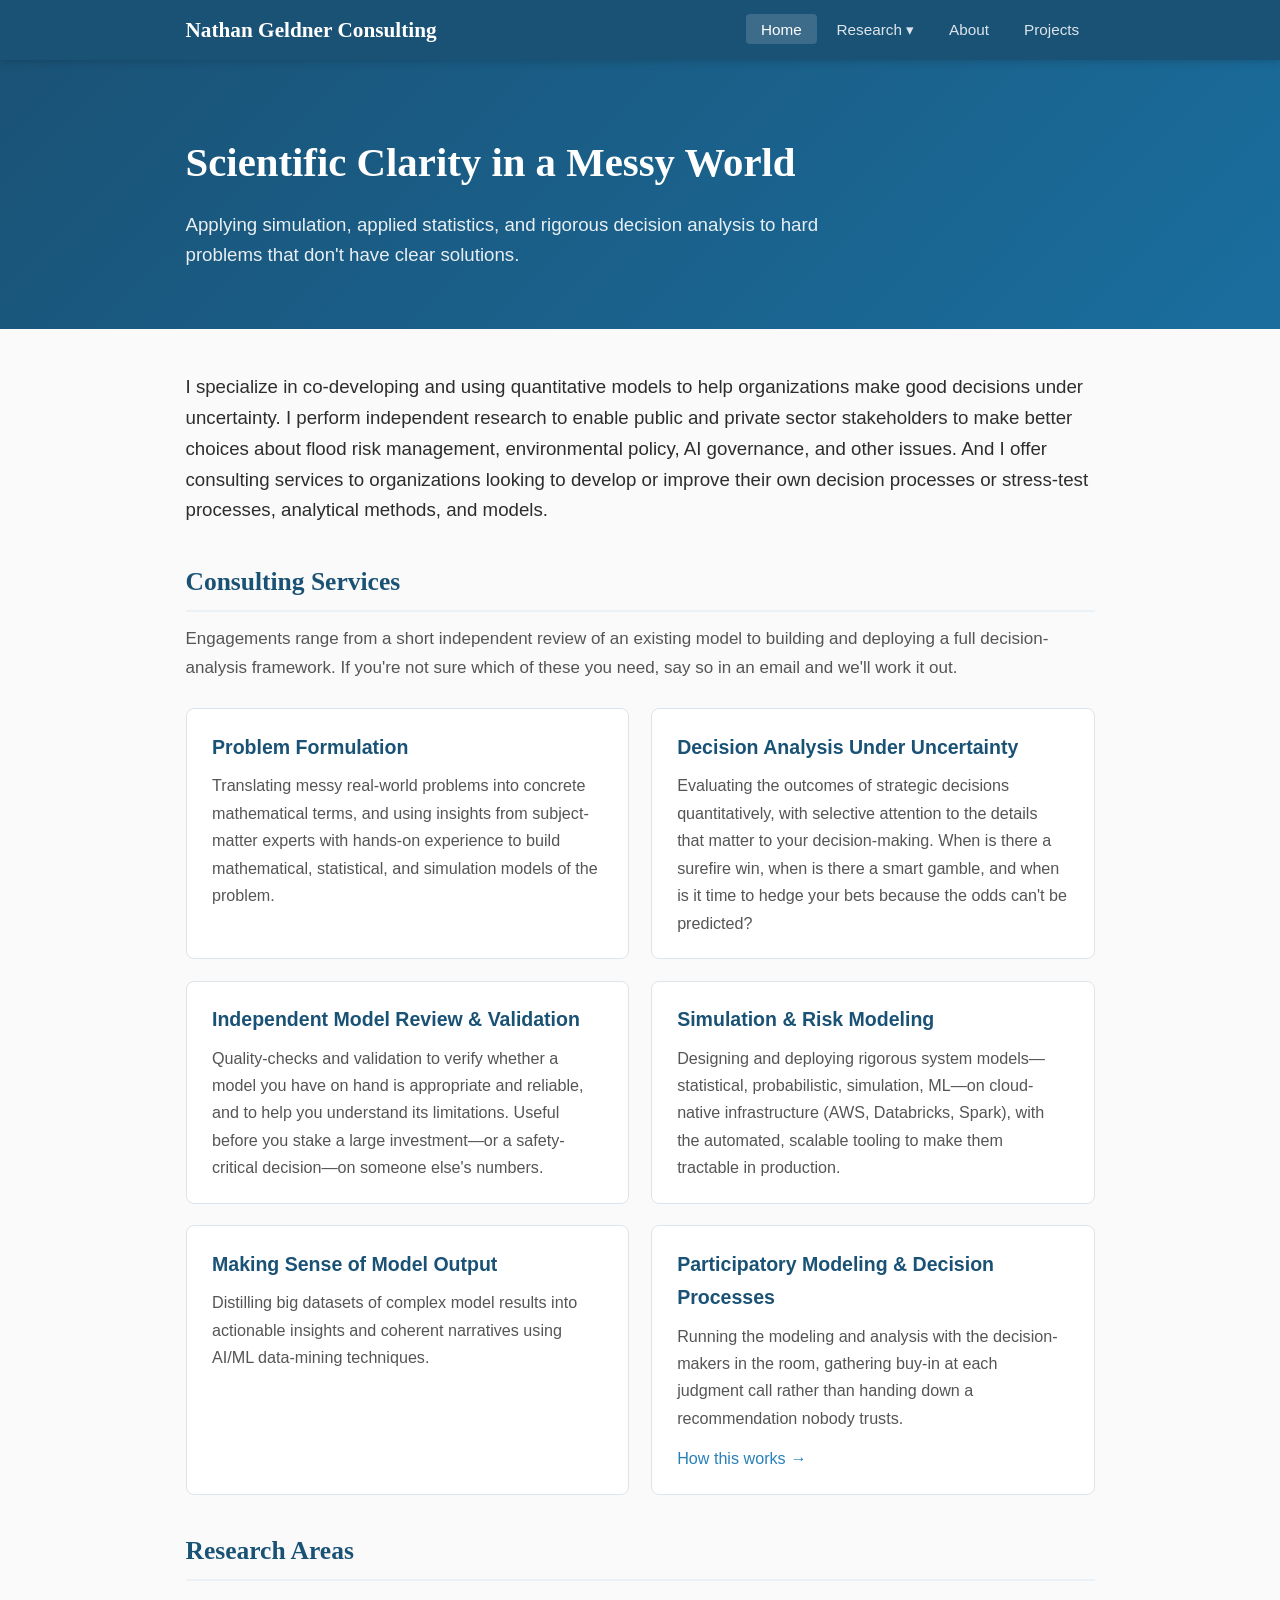
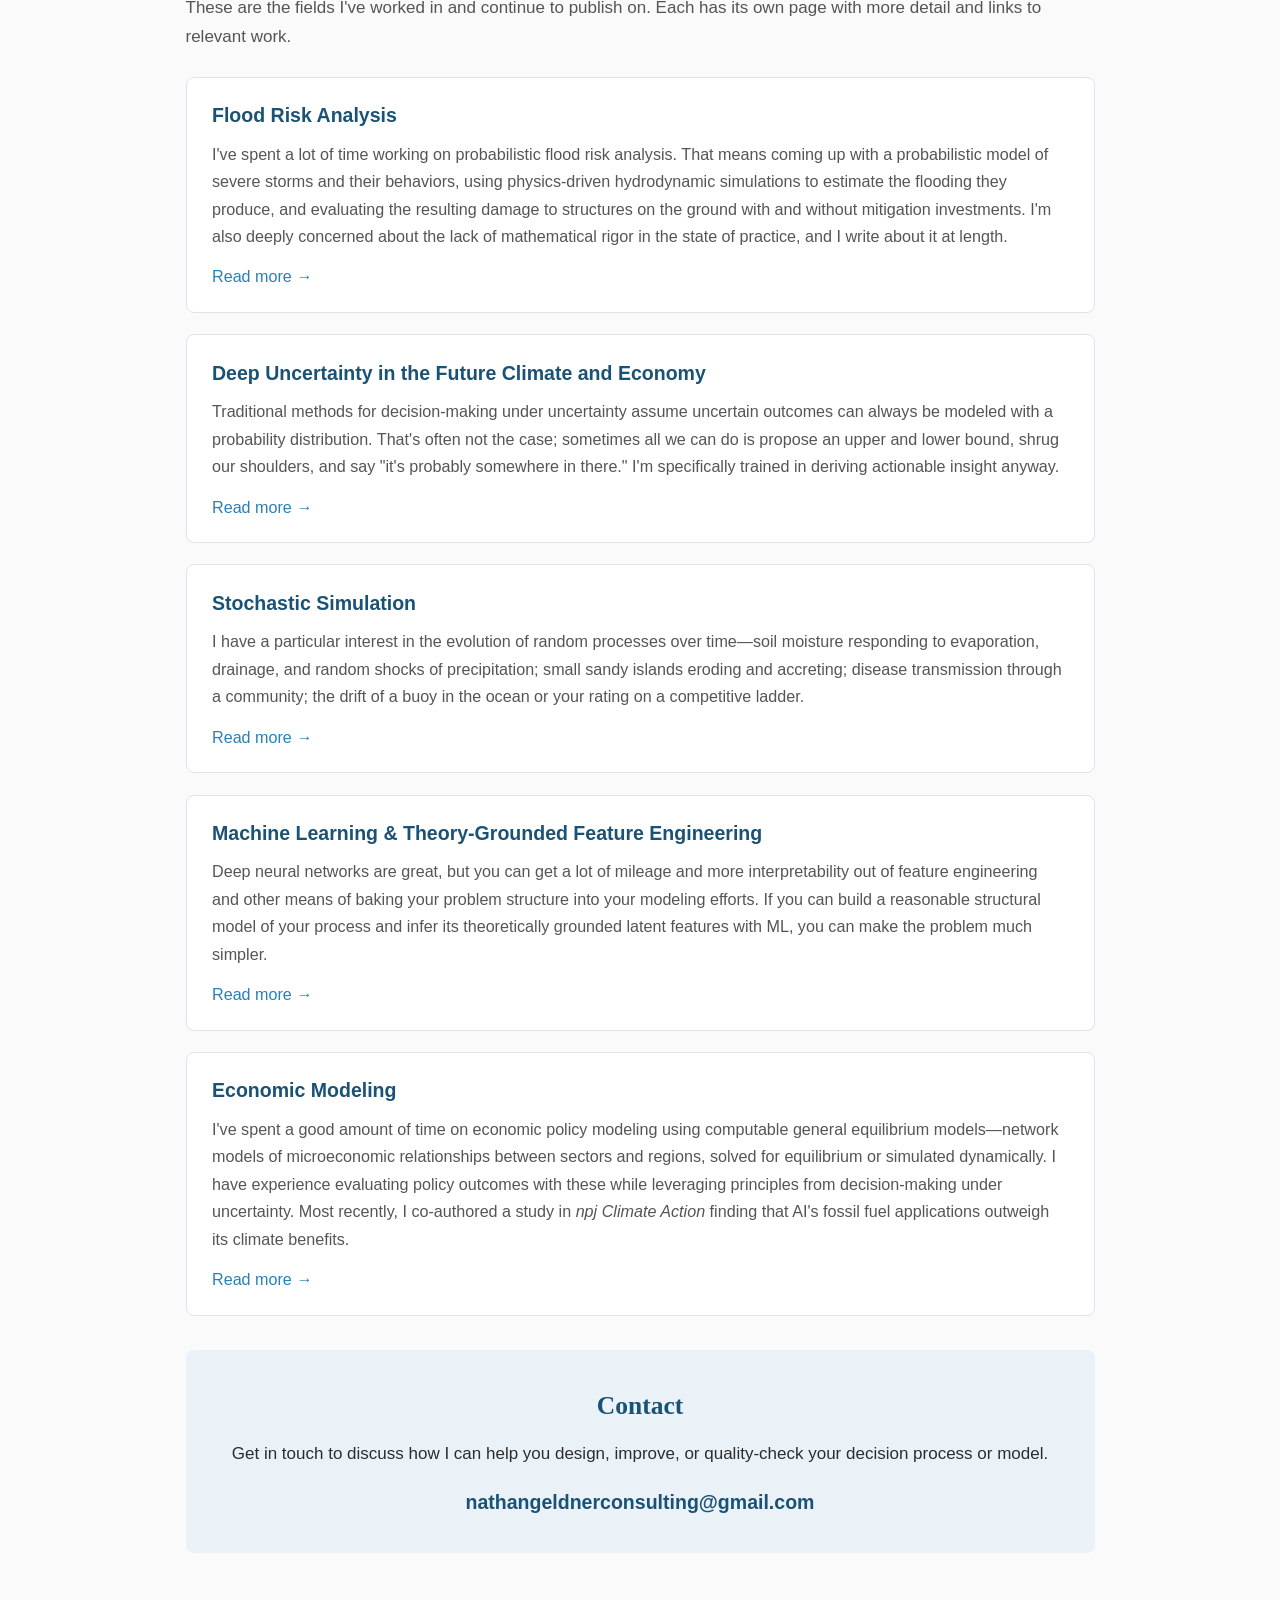
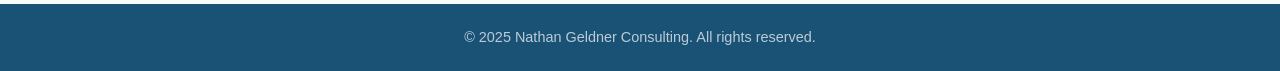
<file: index.html>
<!DOCTYPE html>
<html lang="en">
<head>
    <meta charset="UTF-8">
    <meta name="viewport" content="width=device-width, initial-scale=1.0">
    <title>Nathan Geldner - Independent Consulting</title>
    <link rel="stylesheet" href="styles.css">
</head>
<body>
    <nav class="navbar">
        <div class="nav-container">
            <div class="nav-name">
                <a href="index.html">Nathan Geldner Consulting</a>
            </div>
            <ul class="nav-menu">
                <li><a href="index.html" class="active">Home</a></li>
                <li class="dropdown">
                    <a href="#" class="dropdown-toggle">Research ▾</a>
                    <ul class="dropdown-menu">
                        <li><a href="flood-risk.html">Flood Risk Analysis</a></li>
                        <li><a href="deep-uncertainty.html">Deep Uncertainty</a></li>
                        <li><a href="stochastic-simulation.html">Stochastic Simulation</a></li>
                        <li><a href="economic-modeling.html">Economic Modeling</a></li>
                        <li><a href="machine-learning.html">Machine Learning &amp; Feature Engineering</a></li>
                        <li><a href="participatory-modeling.html">Participatory Modeling</a></li>
                    </ul>
                </li>
                <li><a href="about.html">About</a></li>
                <li><a href="projects.html">Projects</a></li>
            </ul>
        </div>
    </nav>

    <section class="hero">
        <div class="container">
            <h1>Scientific Clarity in a Messy World</h1>
            <p class="tagline">Applying simulation, applied statistics, and rigorous decision analysis to hard problems that don't have clear solutions.</p>
        </div>
    </section>

    <main>
        <section class="content">
            <div class="container">

                 <p class="lead"> I specialize in co-developing and using quantitative models to help organizations make good decisions under uncertainty. I perform independent research to enable public and private sector stakeholders to make better choices about flood risk management, environmental policy, AI governance, and other issues. And I offer consulting services to organizations looking to develop or improve their own decision processes or stress-test processes, analytical methods, and models.</p>

                <h2 id="services">Consulting Services</h2>
                <p>Engagements range from a short independent review of an existing model to building and deploying a full decision-analysis framework. If you're not sure which of these you need, say so in an email and we'll work it out.</p>

                <div class="specialties-grid cols-2">
                    <div class="specialty-card">
                        <h3>Problem Formulation</h3>
                        <p>Translating messy real-world problems into concrete mathematical terms, and using insights from subject-matter experts with hands-on experience to build mathematical, statistical, and simulation models of the problem.</p>
                    </div>
                    <div class="specialty-card">
                        <h3>Decision Analysis Under Uncertainty</h3>
                        <p>Evaluating the outcomes of strategic decisions quantitatively, with selective attention to the details that matter to your decision-making. When is there a surefire win, when is there a smart gamble, and when is it time to hedge your bets because the odds can't be predicted?</p>
                    </div>
                    <div class="specialty-card">
                        <h3>Independent Model Review &amp; Validation</h3>
                        <p>Quality-checks and validation to verify whether a model you have on hand is appropriate and reliable, and to help you understand its limitations. Useful before you stake a large investment&mdash;or a safety-critical decision&mdash;on someone else's numbers.</p>
                    </div>
                    <div class="specialty-card">
                        <h3>Simulation &amp; Risk Modeling</h3>
                        <p>Designing and deploying rigorous system models&mdash;statistical, probabilistic, simulation, ML&mdash;on cloud-native infrastructure (AWS, Databricks, Spark), with the automated, scalable tooling to make them tractable in production.</p>
                    </div>
                    <div class="specialty-card">
                        <h3>Making Sense of Model Output</h3>
                        <p>Distilling big datasets of complex model results into actionable insights and coherent narratives using AI/ML data-mining techniques.</p>
                    </div>
                    <div class="specialty-card">
                        <h3><a href="participatory-modeling.html">Participatory Modeling &amp; Decision Processes</a></h3>
                        <p>Running the modeling and analysis with the decision-makers in the room, gathering buy-in at each judgment call rather than handing down a recommendation nobody trusts.</p>
                        <p class="card-link"><a href="participatory-modeling.html">How this works &rarr;</a></p>
                    </div>
                </div>

                <h2 id="research">Research Areas</h2>
                <p>These are the fields I've worked in and continue to publish on. Each has its own page with more detail and links to relevant work.</p>

                <div class="specialties-grid">
                    <div class="specialty-card">
                        <h3><a href="flood-risk.html">Flood Risk Analysis</a></h3>
                        <p>I've spent a lot of time working on probabilistic flood risk analysis. That means coming up with a probabilistic model of severe storms and their behaviors, using physics-driven hydrodynamic simulations to estimate the flooding they produce, and evaluating the resulting damage to structures on the ground with and without mitigation investments. I'm also deeply concerned about the lack of mathematical rigor in the state of practice, and I write about it at length.</p>
                        <p class="card-link"><a href="flood-risk.html">Read more &rarr;</a></p>
                    </div>
                    <div class="specialty-card">
                        <h3><a href="deep-uncertainty.html">Deep Uncertainty in the Future Climate and Economy</a></h3>
                        <p>Traditional methods for decision-making under uncertainty assume uncertain outcomes can always be modeled with a probability distribution. That's often not the case; sometimes all we can do is propose an upper and lower bound, shrug our shoulders, and say "it's probably somewhere in there." I'm specifically trained in deriving actionable insight anyway.</p>
                        <p class="card-link"><a href="deep-uncertainty.html">Read more &rarr;</a></p>
                    </div>
                    <div class="specialty-card">
                        <h3><a href="stochastic-simulation.html">Stochastic Simulation</a></h3>
                        <p>I have a particular interest in the evolution of random processes over time&mdash;soil moisture responding to evaporation, drainage, and random shocks of precipitation; small sandy islands eroding and accreting; disease transmission through a community; the drift of a buoy in the ocean or your rating on a competitive ladder.</p>
                        <p class="card-link"><a href="stochastic-simulation.html">Read more &rarr;</a></p>
                    </div>
                    <div class="specialty-card">
                        <h3><a href="machine-learning.html">Machine Learning &amp; Theory-Grounded Feature Engineering</a></h3>
                        <p>Deep neural networks are great, but you can get a lot of mileage and more interpretability out of feature engineering and other means of baking your problem structure into your modeling efforts. If you can build a reasonable structural model of your process and infer its theoretically grounded latent features with ML, you can make the problem much simpler.</p>
                        <p class="card-link"><a href="machine-learning.html">Read more &rarr;</a></p>
                    </div>
                    <div class="specialty-card">
                        <h3><a href="economic-modeling.html">Economic Modeling</a></h3>
                        <p>I've spent a good amount of time on economic policy modeling using computable general equilibrium models&mdash;network models of microeconomic relationships between sectors and regions, solved for equilibrium or simulated dynamically. I have experience evaluating policy outcomes with these while leveraging principles from decision-making under uncertainty. Most recently, I co-authored a study in <em>npj Climate Action</em> finding that AI's fossil fuel applications outweigh its climate benefits.</p>
                        <p class="card-link"><a href="economic-modeling.html">Read more &rarr;</a></p>
                    </div>
                </div>

                <div class="contact-section">
                    <h2 style="border: none; margin-top: 0; padding: 0;">Contact</h2>
                    <p>Get in touch to discuss how I can help you design, improve, or quality-check your decision process or model.</p>
                    <p><a href="mailto:nathangeldnerconsulting@gmail.com" class="contact-email">nathangeldnerconsulting@gmail.com</a></p>
                </div>
            </div>
        </section>
    </main>

    <footer>
        <div class="container">
            <p>&copy; 2025 Nathan Geldner Consulting. All rights reserved.</p>
        </div>
    </footer>
</body>
</html>
</file>
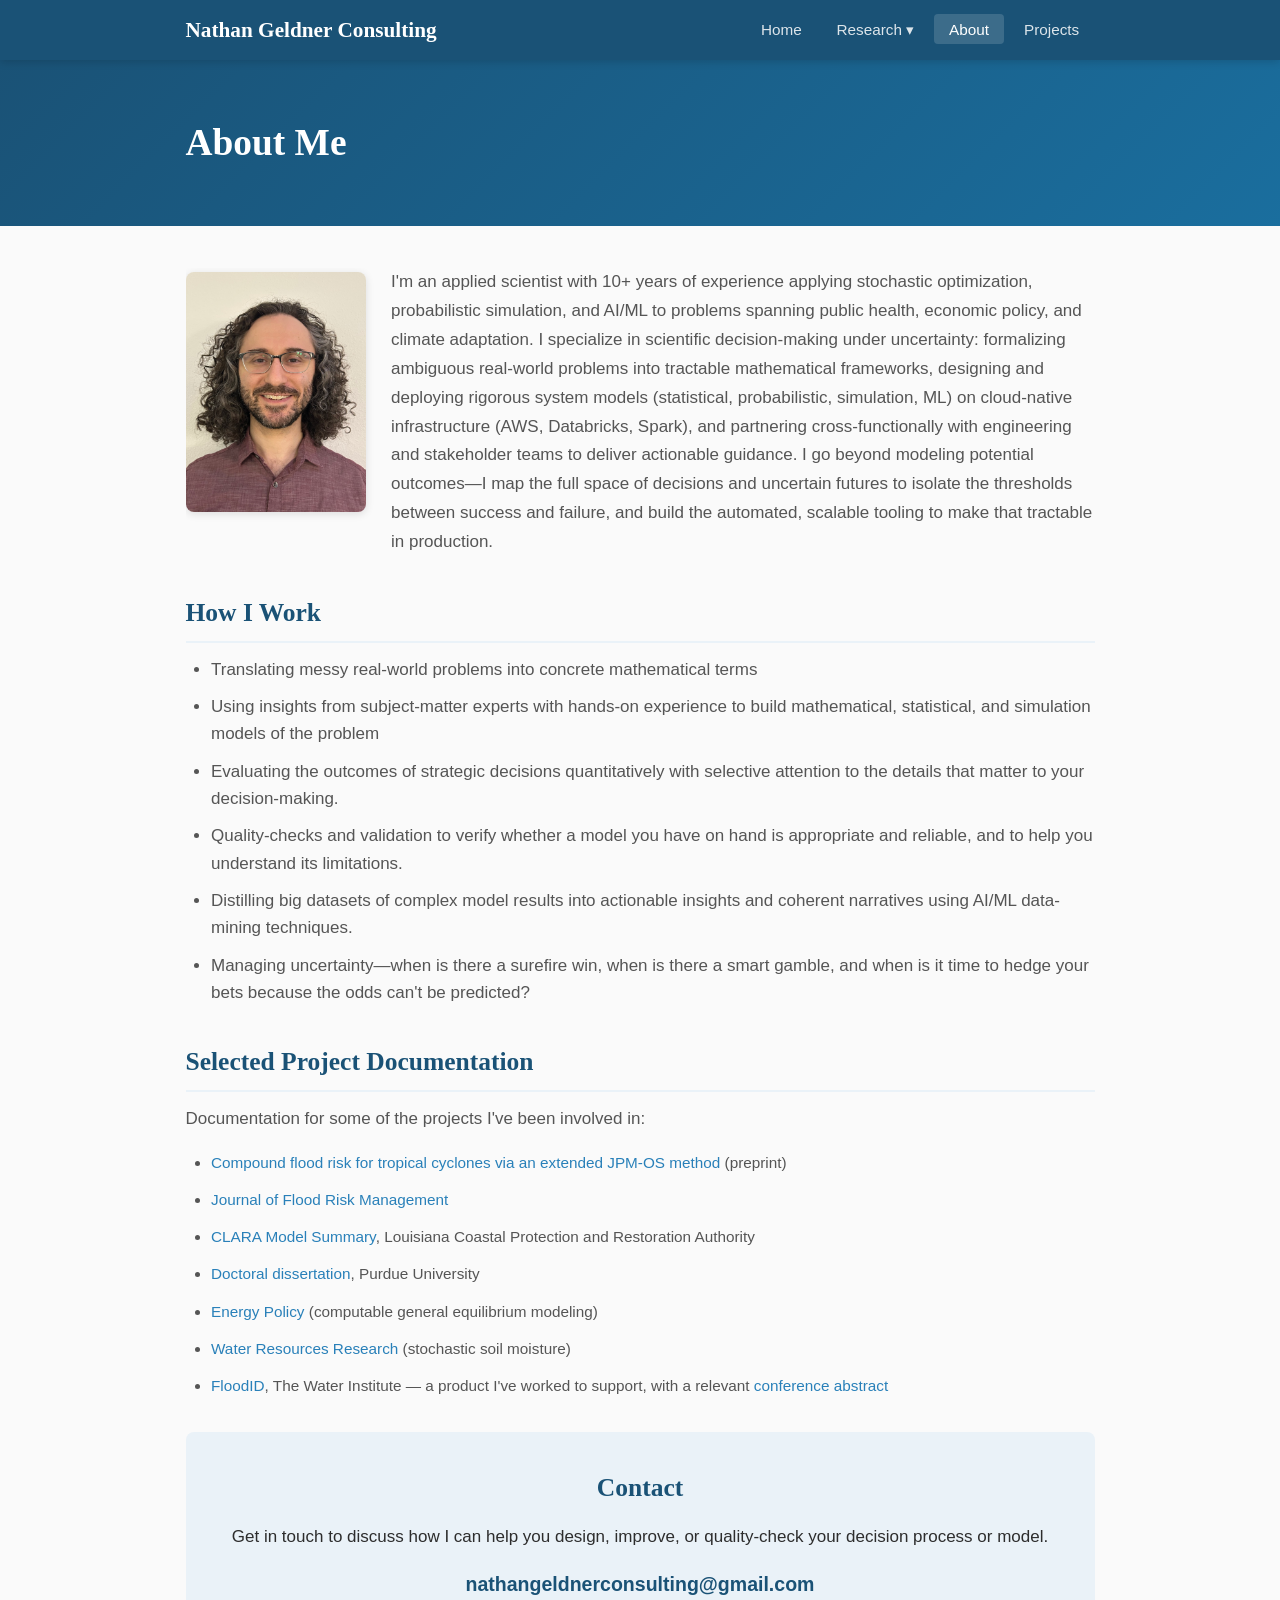
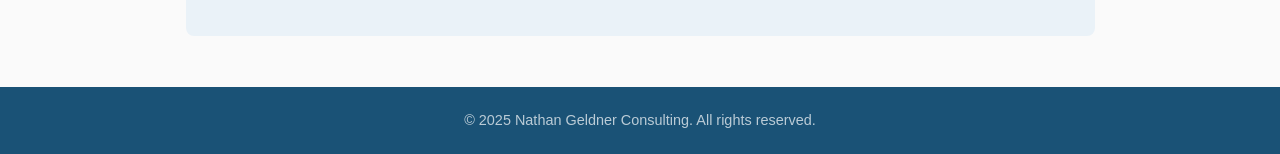
<file: about.html>
<!DOCTYPE html>
<html lang="en">
<head>
    <meta charset="UTF-8">
    <meta name="viewport" content="width=device-width, initial-scale=1.0">
    <title>About - Nathan Geldner</title>
    <link rel="stylesheet" href="styles.css">
</head>
<body>
    <nav class="navbar">
        <div class="nav-container">
            <div class="nav-name">
                <a href="index.html">Nathan Geldner Consulting</a>
            </div>
            <ul class="nav-menu">
                <li><a href="index.html">Home</a></li>
                <li class="dropdown">
                    <a href="#" class="dropdown-toggle">Research ▾</a>
                    <ul class="dropdown-menu">
                        <li><a href="flood-risk.html">Flood Risk Analysis</a></li>
                        <li><a href="deep-uncertainty.html">Deep Uncertainty</a></li>
                        <li><a href="stochastic-simulation.html">Stochastic Simulation</a></li>
                        <li><a href="economic-modeling.html">Economic Modeling</a></li>
                        <li><a href="machine-learning.html">Machine Learning &amp; Feature Engineering</a></li>
                        <li><a href="participatory-modeling.html">Participatory Modeling</a></li>
                    </ul>
                </li>
                <li><a href="about.html" class="active">About</a></li>
                <li><a href="projects.html">Projects</a></li>
            </ul>
        </div>
    </nav>

    <header class="page-header">
        <div class="container">
            <h1>About Me</h1>
        </div>
    </header>

    <main>
        <section class="content">
            <div class="container">

                <div class="about-me">
                    <img src="headshot.jpeg" alt="Nathan Geldner" class="headshot">
                    <p>I'm an applied scientist with 10+ years of experience applying stochastic optimization, probabilistic simulation, and AI/ML to problems spanning public health, economic policy, and climate adaptation. I specialize in scientific decision-making under uncertainty: formalizing ambiguous real-world problems into tractable mathematical frameworks, designing and deploying rigorous system models (statistical, probabilistic, simulation, ML) on cloud-native infrastructure (AWS, Databricks, Spark), and partnering cross-functionally with engineering and stakeholder teams to deliver actionable guidance. I go beyond modeling potential outcomes&mdash;I map the full space of decisions and uncertain futures to isolate the thresholds between success and failure, and build the automated, scalable tooling to make that tractable in production.</p>
                </div>

                <h2>How I Work</h2>
                <ul>
                    <li>Translating messy real-world problems into concrete mathematical terms</li>
                    <li>Using insights from subject-matter experts with hands-on experience to build mathematical, statistical, and simulation models of the problem</li>
                    <li>Evaluating the outcomes of strategic decisions quantitatively with selective attention to the details that matter to your decision-making.</li>
                    <li>Quality-checks and validation to verify whether a model you have on hand is appropriate and reliable, and to help you understand its limitations.</li>
                    <li>Distilling big datasets of complex model results into actionable insights and coherent narratives using AI/ML data-mining techniques.</li>
                    <li>Managing uncertainty&mdash;when is there a surefire win, when is there a smart gamble, and when is it time to hedge your bets because the odds can't be predicted?</li>
                </ul>

                <h2>Selected Project Documentation</h2>
                <p>Documentation for some of the projects I've been involved in:</p>
                <ul class="references-list">
                    <li><a href="https://arxiv.org/pdf/2511.03871">Compound flood risk for tropical cyclones via an extended JPM-OS method</a> (preprint)</li>
                    <li><a href="https://onlinelibrary.wiley.com/doi/pdfdirect/10.1111/jfr3.12786">Journal of Flood Risk Management</a></li>
                    <li><a href="https://coastal.la.gov/wp-content/uploads/2021/04/CLARA_Model_Summary_Feb2021.pdf">CLARA Model Summary</a>, Louisiana Coastal Protection and Restoration Authority</li>
                    <li><a href="https://hammer.purdue.edu/ndownloader/files/40515626">Doctoral dissertation</a>, Purdue University</li>
                    <li><a href="https://www.sciencedirect.com/science/article/pii/S0301421523000824">Energy Policy</a> (computable general equilibrium modeling)</li>
                    <li><a href="https://agupubs.onlinelibrary.wiley.com/doi/full/10.1029/2025WR040606">Water Resources Research</a> (stochastic soil moisture)</li>
                    <li><a href="https://thewaterinstitute.org/floodid">FloodID</a>, The Water Institute &mdash; a product I've worked to support, with a relevant <a href="https://ui.adsabs.harvard.edu/abs/2025AMS...10553108B/abstract">conference abstract</a></li>
                </ul>

                <div class="contact-section">
                    <h2 style="border: none; margin-top: 0; padding: 0;">Contact</h2>
                    <p>Get in touch to discuss how I can help you design, improve, or quality-check your decision process or model.</p>
                    <p><a href="mailto:nathangeldnerconsulting@gmail.com" class="contact-email">nathangeldnerconsulting@gmail.com</a></p>
                </div>
            </div>
        </section>
    </main>

    <footer>
        <div class="container">
            <p>&copy; 2025 Nathan Geldner Consulting. All rights reserved.</p>
        </div>
    </footer>
</body>
</html>
</file>
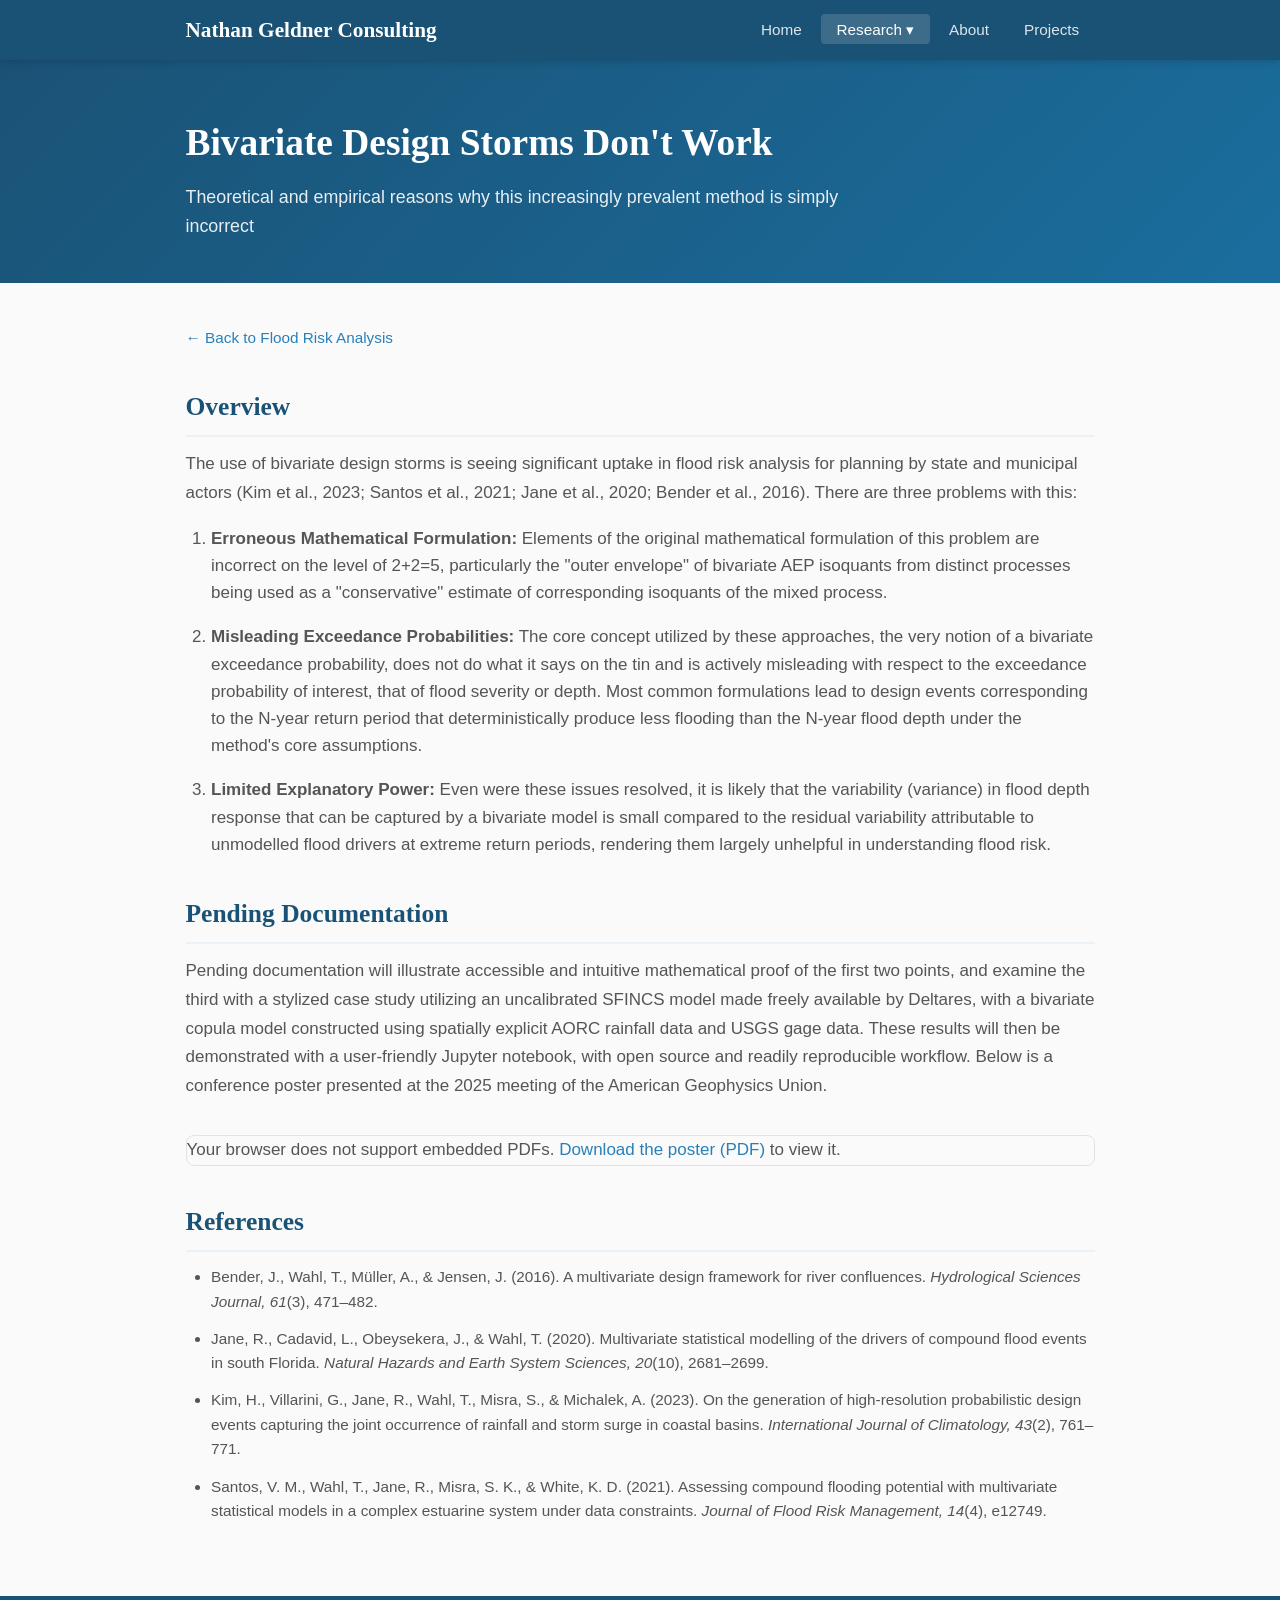
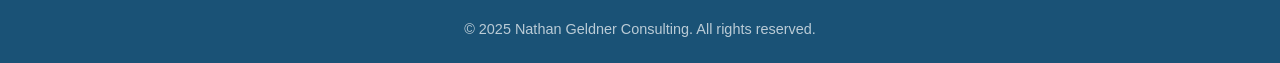
<file: bivariate-design-storms.html>
<!DOCTYPE html>
<html lang="en">
<head>
    <meta charset="UTF-8">
    <meta name="viewport" content="width=device-width, initial-scale=1.0">
    <title>Bivariate Design Storms - Nathan Geldner</title>
    <link rel="stylesheet" href="styles.css">
</head>
<body>
    <nav class="navbar">
        <div class="nav-container">
            <div class="nav-name">
                <a href="index.html">Nathan Geldner Consulting</a>
            </div>
            <ul class="nav-menu">
                <li><a href="index.html">Home</a></li>
                <li class="dropdown">
                    <a href="#" class="dropdown-toggle active">Research ▾</a>
                    <ul class="dropdown-menu">
                        <li><a href="flood-risk.html" class="active">Flood Risk Analysis</a></li>
                        <li><a href="deep-uncertainty.html">Deep Uncertainty</a></li>
                        <li><a href="stochastic-simulation.html">Stochastic Simulation</a></li>
                        <li><a href="economic-modeling.html">Economic Modeling</a></li>
                        <li><a href="machine-learning.html">Machine Learning &amp; Feature Engineering</a></li>
                        <li><a href="participatory-modeling.html">Participatory Modeling</a></li>
                    </ul>
                </li>
                <li><a href="about.html">About</a></li>
                <li><a href="projects.html">Projects</a></li>
            </ul>
        </div>
    </nav>

    <header class="page-header">
        <div class="container">
            <h1>Bivariate Design Storms Don't Work</h1>
            <p class="subtitle">Theoretical and empirical reasons why this increasingly prevalent method is simply incorrect</p>
        </div>
    </header>

    <main>
        <section class="content">
            <div class="container">
                <p class="breadcrumb"><a href="flood-risk.html">&larr; Back to Flood Risk Analysis</a></p>

                <h2>Overview</h2>
                <p>The use of bivariate design storms is seeing significant uptake in flood risk analysis for planning by state and municipal actors (Kim et al., 2023; Santos et al., 2021; Jane et al., 2020; Bender et al., 2016). There are three problems with this:</p>

                <ol class="problems-list">
                    <li>
                        <strong>Erroneous Mathematical Formulation:</strong> Elements of the original mathematical formulation of this problem are incorrect on the level of 2+2=5, particularly the "outer envelope" of bivariate AEP isoquants from distinct processes being used as a "conservative" estimate of corresponding isoquants of the mixed process.
                    </li>
                    <li>
                        <strong>Misleading Exceedance Probabilities:</strong> The core concept utilized by these approaches, the very notion of a bivariate exceedance probability, does not do what it says on the tin and is actively misleading with respect to the exceedance probability of interest, that of flood severity or depth. Most common formulations lead to design events corresponding to the N-year return period that deterministically produce less flooding than the N-year flood depth under the method's core assumptions.
                    </li>
                    <li>
                        <strong>Limited Explanatory Power:</strong> Even were these issues resolved, it is likely that the variability (variance) in flood depth response that can be captured by a bivariate model is small compared to the residual variability attributable to unmodelled flood drivers at extreme return periods, rendering them largely unhelpful in understanding flood risk.
                    </li>
                </ol>

                <h2>Pending Documentation</h2>
                <p>Pending documentation will illustrate accessible and intuitive mathematical proof of the first two points, and examine the third with a stylized case study utilizing an uncalibrated SFINCS model made freely available by Deltares, with a bivariate copula model constructed using spatially explicit AORC rainfall data and USGS gage data. These results will then be demonstrated with a user-friendly Jupyter notebook, with open source and readily reproducible workflow. Below is a conference poster presented at the 2025 meeting of the American Geophysics Union.</p>

                <div class="pdf-container" style="margin: 2rem 0;">
                    <object data="Bivariate_poster-7.pdf" type="application/pdf" width="100%" height="800px">
                        <p>Your browser does not support embedded PDFs. <a href="Bivariate_poster-7.pdf">Download the poster (PDF)</a> to view it.</p>
                    </object>
                </div>

                <h2>References</h2>
                <ul class="references-list">
                    <li>Bender, J., Wahl, T., M&uuml;ller, A., &amp; Jensen, J. (2016). A multivariate design framework for river confluences. <em>Hydrological Sciences Journal, 61</em>(3), 471&ndash;482.</li>
                    <li>Jane, R., Cadavid, L., Obeysekera, J., &amp; Wahl, T. (2020). Multivariate statistical modelling of the drivers of compound flood events in south Florida. <em>Natural Hazards and Earth System Sciences, 20</em>(10), 2681&ndash;2699.</li>
                    <li>Kim, H., Villarini, G., Jane, R., Wahl, T., Misra, S., &amp; Michalek, A. (2023). On the generation of high-resolution probabilistic design events capturing the joint occurrence of rainfall and storm surge in coastal basins. <em>International Journal of Climatology, 43</em>(2), 761&ndash;771.</li>
                    <li>Santos, V. M., Wahl, T., Jane, R., Misra, S. K., &amp; White, K. D. (2021). Assessing compound flooding potential with multivariate statistical models in a complex estuarine system under data constraints. <em>Journal of Flood Risk Management, 14</em>(4), e12749.</li>
                </ul>
            </div>
        </section>
    </main>

    <footer>
        <div class="container">
            <p>&copy; 2025 Nathan Geldner Consulting. All rights reserved.</p>
        </div>
    </footer>
</body>
</html>
</file>
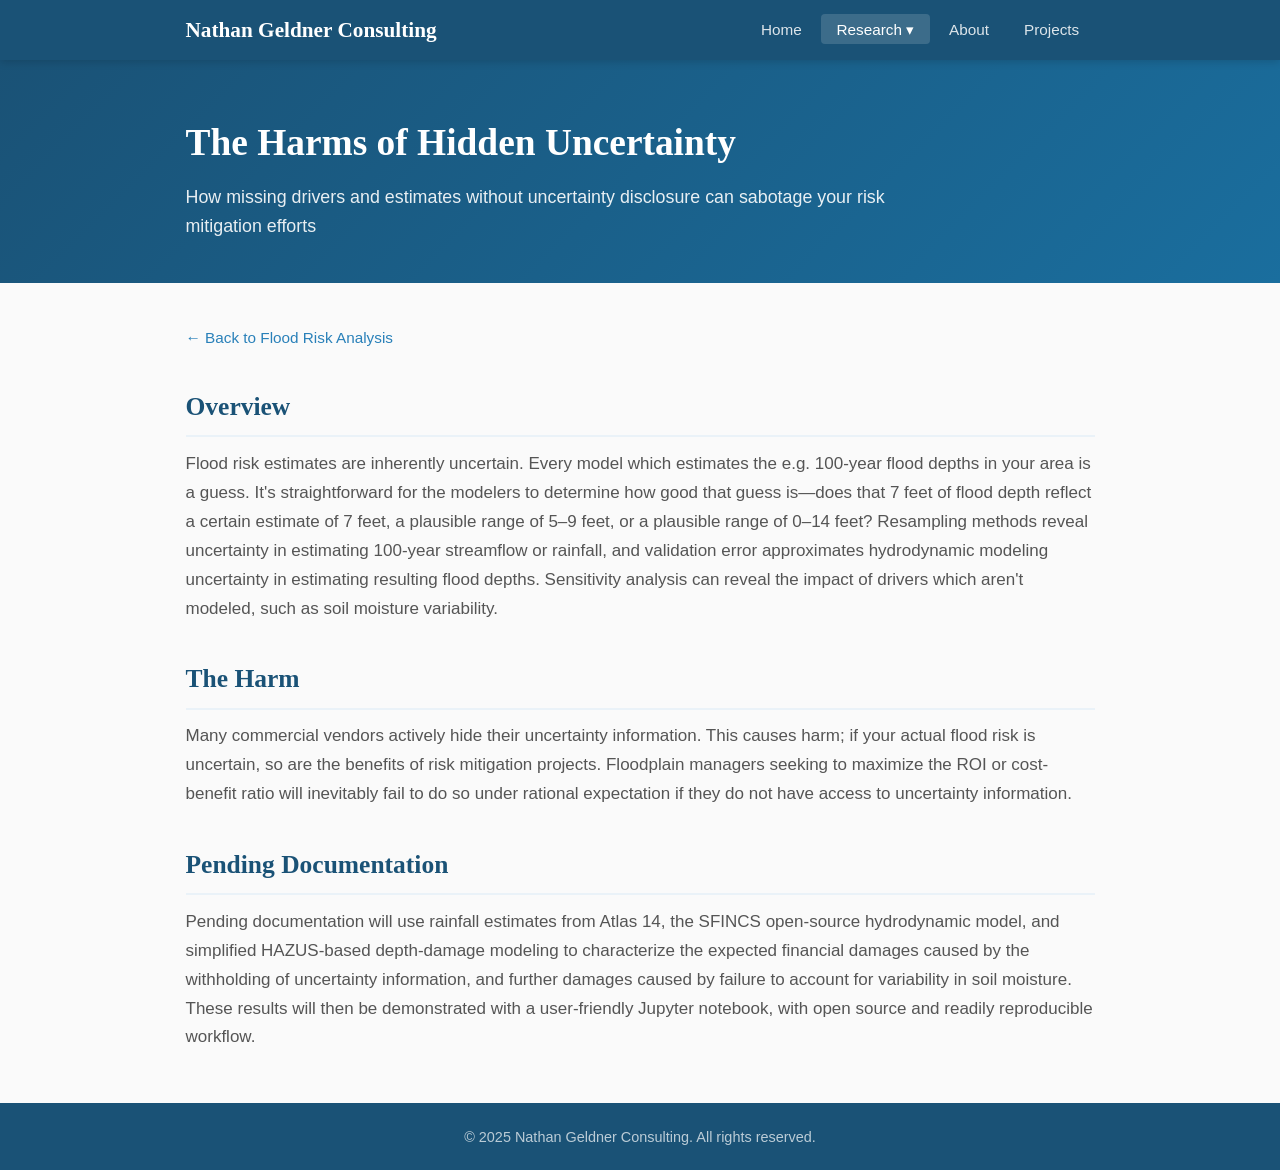
<file: corporate-vendors-univariate.html>
<!DOCTYPE html>
<html lang="en">
<head>
    <meta charset="UTF-8">
    <meta name="viewport" content="width=device-width, initial-scale=1.0">
    <title>Corporate Vendors and Univariate Flood Hazard - Nathan Geldner</title>
    <link rel="stylesheet" href="styles.css">
</head>
<body>
    <nav class="navbar">
        <div class="nav-container">
            <div class="nav-name">
                <a href="index.html">Nathan Geldner Consulting</a>
            </div>
            <ul class="nav-menu">
                <li><a href="index.html">Home</a></li>
                <li class="dropdown">
                    <a href="#" class="dropdown-toggle active">Research ▾</a>
                    <ul class="dropdown-menu">
                        <li><a href="flood-risk.html" class="active">Flood Risk Analysis</a></li>
                        <li><a href="deep-uncertainty.html">Deep Uncertainty</a></li>
                        <li><a href="stochastic-simulation.html">Stochastic Simulation</a></li>
                        <li><a href="economic-modeling.html">Economic Modeling</a></li>
                        <li><a href="machine-learning.html">Machine Learning &amp; Feature Engineering</a></li>
                        <li><a href="participatory-modeling.html">Participatory Modeling</a></li>
                    </ul>
                </li>
                <li><a href="about.html">About</a></li>
                <li><a href="projects.html">Projects</a></li>
            </ul>
        </div>
    </nav>

    <header class="page-header">
        <div class="container">
            <h1>The Harms of Hidden Uncertainty</h1>
            <p class="subtitle">How missing drivers and estimates without uncertainty disclosure can sabotage your risk mitigation efforts</p>
        </div>
    </header>

    <main>
        <section class="content">
            <div class="container">
                <p class="breadcrumb"><a href="flood-risk.html">&larr; Back to Flood Risk Analysis</a></p>

                <h2>Overview</h2>
                <p>Flood risk estimates are inherently uncertain. Every model which estimates the e.g. 100-year flood depths in your area is a guess. It's straightforward for the modelers to determine how good that guess is&mdash;does that 7 feet of flood depth reflect a certain estimate of 7 feet, a plausible range of 5&ndash;9 feet, or a plausible range of 0&ndash;14 feet? Resampling methods reveal uncertainty in estimating 100-year streamflow or rainfall, and validation error approximates hydrodynamic modeling uncertainty in estimating resulting flood depths. Sensitivity analysis can reveal the impact of drivers which aren't modeled, such as soil moisture variability.</p>

                <h2>The Harm</h2>
                <p>Many commercial vendors actively hide their uncertainty information. This causes harm; if your actual flood risk is uncertain, so are the benefits of risk mitigation projects. Floodplain managers seeking to maximize the ROI or cost-benefit ratio will inevitably fail to do so under rational expectation if they do not have access to uncertainty information.</p>

                <h2>Pending Documentation</h2>
                <p>Pending documentation will use rainfall estimates from Atlas 14, the SFINCS open-source hydrodynamic model, and simplified HAZUS-based depth-damage modeling to characterize the expected financial damages caused by the withholding of uncertainty information, and further damages caused by failure to account for variability in soil moisture. These results will then be demonstrated with a user-friendly Jupyter notebook, with open source and readily reproducible workflow.</p>
            </div>
        </section>
    </main>

    <footer>
        <div class="container">
            <p>&copy; 2025 Nathan Geldner Consulting. All rights reserved.</p>
        </div>
    </footer>
</body>
</html>
</file>
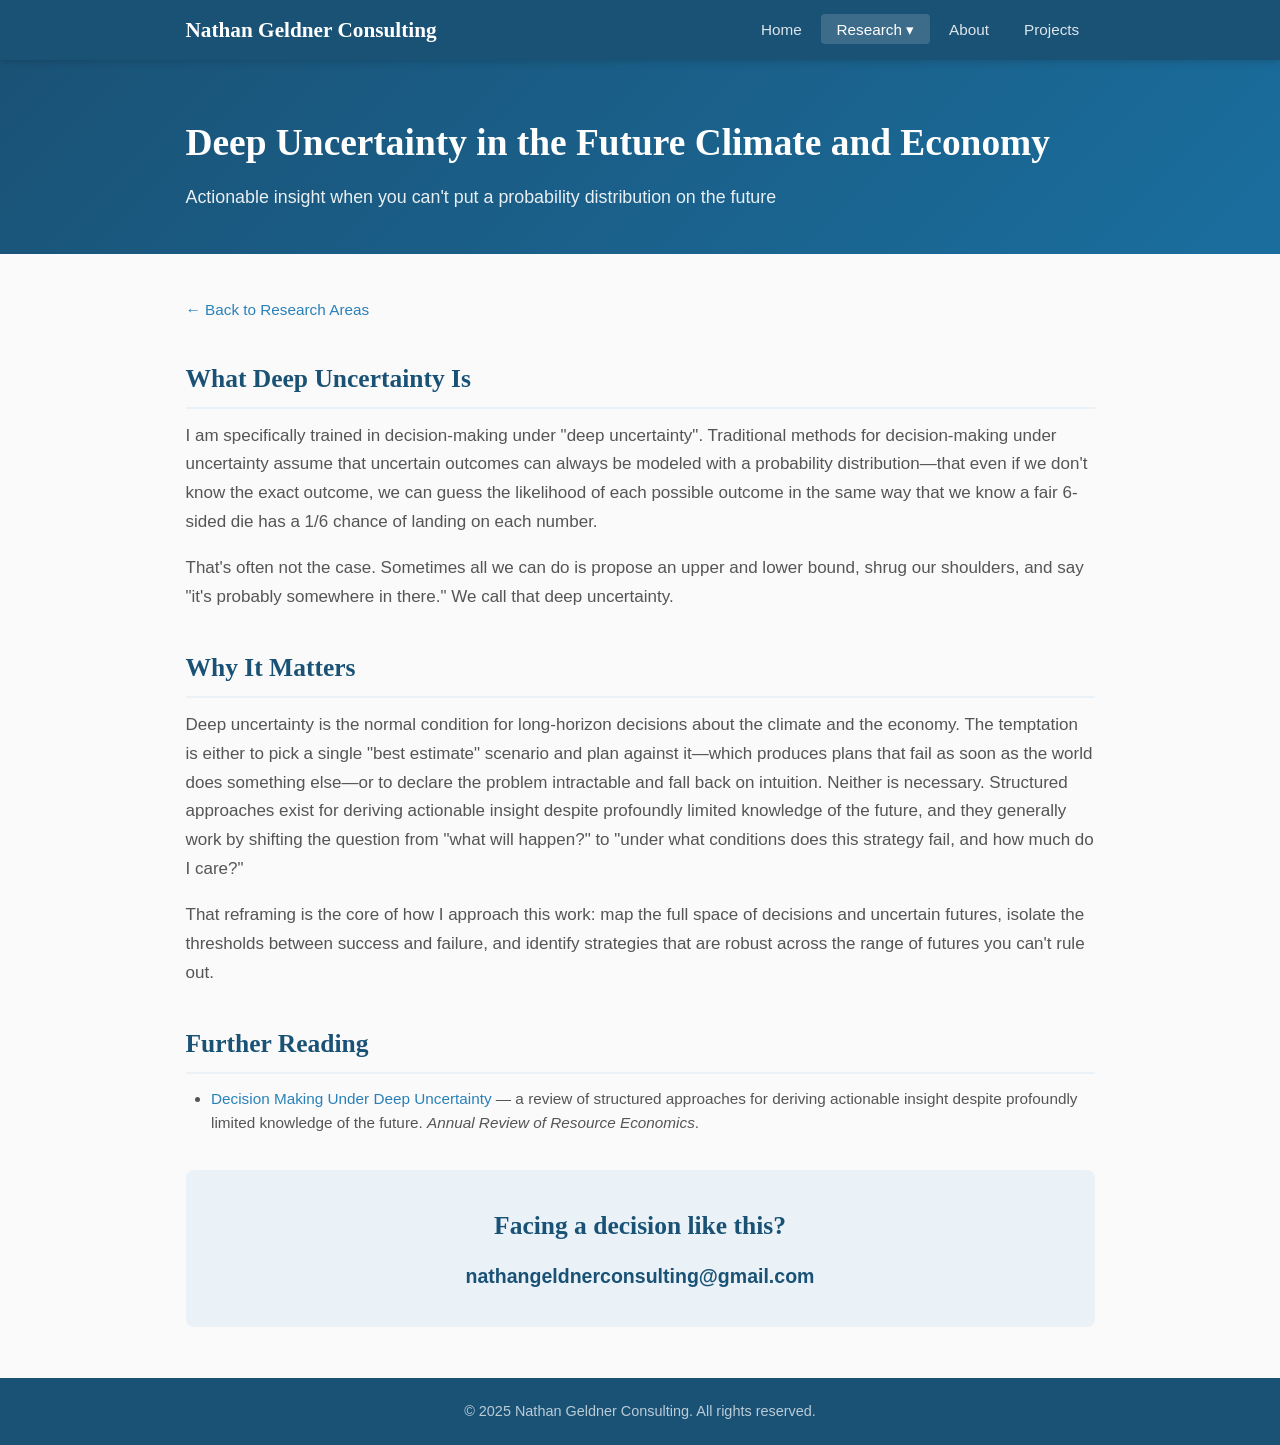
<file: deep-uncertainty.html>
<!DOCTYPE html>
<html lang="en">
<head>
    <meta charset="UTF-8">
    <meta name="viewport" content="width=device-width, initial-scale=1.0">
    <title>Deep Uncertainty - Nathan Geldner</title>
    <link rel="stylesheet" href="styles.css">
</head>
<body>
    <nav class="navbar">
        <div class="nav-container">
            <div class="nav-name">
                <a href="index.html">Nathan Geldner Consulting</a>
            </div>
            <ul class="nav-menu">
                <li><a href="index.html">Home</a></li>
                <li class="dropdown">
                    <a href="#" class="dropdown-toggle active">Research ▾</a>
                    <ul class="dropdown-menu">
                        <li><a href="flood-risk.html">Flood Risk Analysis</a></li>
                        <li><a href="deep-uncertainty.html" class="active">Deep Uncertainty</a></li>
                        <li><a href="stochastic-simulation.html">Stochastic Simulation</a></li>
                        <li><a href="economic-modeling.html">Economic Modeling</a></li>
                        <li><a href="machine-learning.html">Machine Learning &amp; Feature Engineering</a></li>
                        <li><a href="participatory-modeling.html">Participatory Modeling</a></li>
                    </ul>
                </li>
                <li><a href="about.html">About</a></li>
                <li><a href="projects.html">Projects</a></li>
            </ul>
        </div>
    </nav>

    <header class="page-header">
        <div class="container">
            <h1>Deep Uncertainty in the Future Climate and Economy</h1>
            <p class="subtitle">Actionable insight when you can't put a probability distribution on the future</p>
        </div>
    </header>

    <main>
        <section class="content">
            <div class="container">
                <p class="breadcrumb"><a href="index.html#research">&larr; Back to Research Areas</a></p>

                <h2>What Deep Uncertainty Is</h2>
                <p>I am specifically trained in decision-making under "deep uncertainty". Traditional methods for decision-making under uncertainty assume that uncertain outcomes can always be modeled with a probability distribution&mdash;that even if we don't know the exact outcome, we can guess the likelihood of each possible outcome in the same way that we know a fair 6-sided die has a 1/6 chance of landing on each number.</p>
                <p>That's often not the case. Sometimes all we can do is propose an upper and lower bound, shrug our shoulders, and say "it's probably somewhere in there." We call that deep uncertainty.</p>

                <h2>Why It Matters</h2>
                <p>Deep uncertainty is the normal condition for long-horizon decisions about the climate and the economy. The temptation is either to pick a single "best estimate" scenario and plan against it&mdash;which produces plans that fail as soon as the world does something else&mdash;or to declare the problem intractable and fall back on intuition. Neither is necessary. Structured approaches exist for deriving actionable insight despite profoundly limited knowledge of the future, and they generally work by shifting the question from "what will happen?" to "under what conditions does this strategy fail, and how much do I care?"</p>
                <p>That reframing is the core of how I approach this work: map the full space of decisions and uncertain futures, isolate the thresholds between success and failure, and identify strategies that are robust across the range of futures you can't rule out.</p>

                <h2>Further Reading</h2>
                <ul class="references-list">
                    <li><a href="https://www.annualreviews.org/content/journals/10.1146/annurev-resource-100518-094020">Decision Making Under Deep Uncertainty</a> &mdash; a review of structured approaches for deriving actionable insight despite profoundly limited knowledge of the future. <em>Annual Review of Resource Economics</em>.</li>
                </ul>

                <div class="contact-section">
                    <h2 style="border: none; margin-top: 0; padding: 0;">Facing a decision like this?</h2>
                    <p><a href="mailto:nathangeldnerconsulting@gmail.com" class="contact-email">nathangeldnerconsulting@gmail.com</a></p>
                </div>
            </div>
        </section>
    </main>

    <footer>
        <div class="container">
            <p>&copy; 2025 Nathan Geldner Consulting. All rights reserved.</p>
        </div>
    </footer>
</body>
</html>
</file>
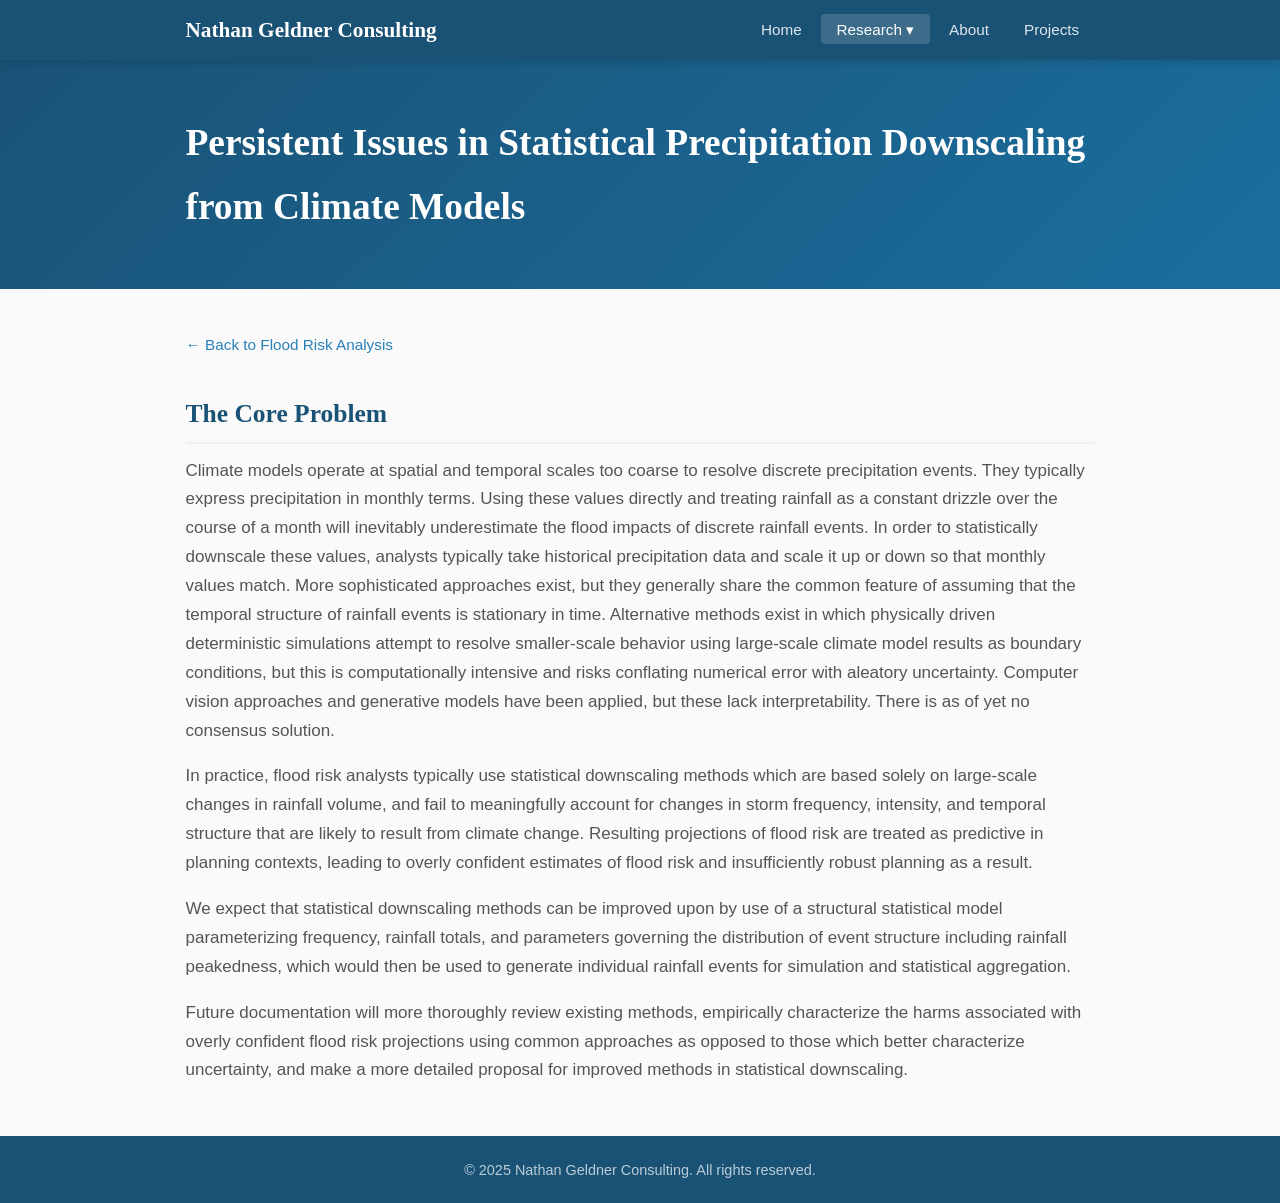
<file: downscaling.html>
<!DOCTYPE html>
<html lang="en">
<head>
    <meta charset="UTF-8">
    <meta name="viewport" content="width=device-width, initial-scale=1.0">
    <title>Precipitation Downscaling - Nathan Geldner</title>
    <link rel="stylesheet" href="styles.css">
</head>
<body>
    <nav class="navbar">
        <div class="nav-container">
            <div class="nav-name">
                <a href="index.html">Nathan Geldner Consulting</a>
            </div>
            <ul class="nav-menu">
                <li><a href="index.html">Home</a></li>
                <li class="dropdown">
                    <a href="#" class="dropdown-toggle active">Research ▾</a>
                    <ul class="dropdown-menu">
                        <li><a href="flood-risk.html" class="active">Flood Risk Analysis</a></li>
                        <li><a href="deep-uncertainty.html">Deep Uncertainty</a></li>
                        <li><a href="stochastic-simulation.html">Stochastic Simulation</a></li>
                        <li><a href="economic-modeling.html">Economic Modeling</a></li>
                        <li><a href="machine-learning.html">Machine Learning &amp; Feature Engineering</a></li>
                        <li><a href="participatory-modeling.html">Participatory Modeling</a></li>
                    </ul>
                </li>
                <li><a href="about.html">About</a></li>
                <li><a href="projects.html">Projects</a></li>
            </ul>
        </div>
    </nav>

    <header class="page-header">
        <div class="container">
            <h1>Persistent Issues in Statistical Precipitation Downscaling from Climate Models</h1>
        </div>
    </header>

    <main>
        <section class="content">
            <div class="container">
                <p class="breadcrumb">
                    <a href="flood-risk.html">&larr; Back to Flood Risk Analysis</a>
                </p>

                <h2>The Core Problem</h2>
                <p>Climate models operate at spatial and temporal scales too coarse to resolve discrete precipitation events. They typically express precipitation in monthly terms. Using these values directly and treating rainfall as a constant drizzle over the course of a month will inevitably underestimate the flood impacts of discrete rainfall events. In order to statistically downscale these values, analysts typically take historical precipitation data and scale it up or down so that monthly values match. More sophisticated approaches exist, but they generally share the common feature of assuming that the temporal structure of rainfall events is stationary in time. Alternative methods exist in which physically driven deterministic simulations attempt to resolve smaller-scale behavior using large-scale climate model results as boundary conditions, but this is computationally intensive and risks conflating numerical error with aleatory uncertainty. Computer vision approaches and generative models have been applied, but these lack interpretability. There is as of yet no consensus solution.</p>
                <p>In practice, flood risk analysts typically use statistical downscaling methods which are based solely on large-scale changes in rainfall volume, and fail to meaningfully account for changes in storm frequency, intensity, and temporal structure that are likely to result from climate change. Resulting projections of flood risk are treated as predictive in planning contexts, leading to overly confident estimates of flood risk and insufficiently robust planning as a result.</p>
                <p>We expect that statistical downscaling methods can be improved upon by use of a structural statistical model parameterizing frequency, rainfall totals, and parameters governing the distribution of event structure including rainfall peakedness, which would then be used to generate individual rainfall events for simulation and statistical aggregation.</p>
                <p>Future documentation will more thoroughly review existing methods, empirically characterize the harms associated with overly confident flood risk projections using common approaches as opposed to those which better characterize uncertainty, and make a more detailed proposal for improved methods in statistical downscaling.</p>
            </div>
        </section>
    </main>

    <footer>
        <div class="container">
            <p>&copy; 2025 Nathan Geldner Consulting. All rights reserved.</p>
        </div>
    </footer>
</body>
</html>
</file>
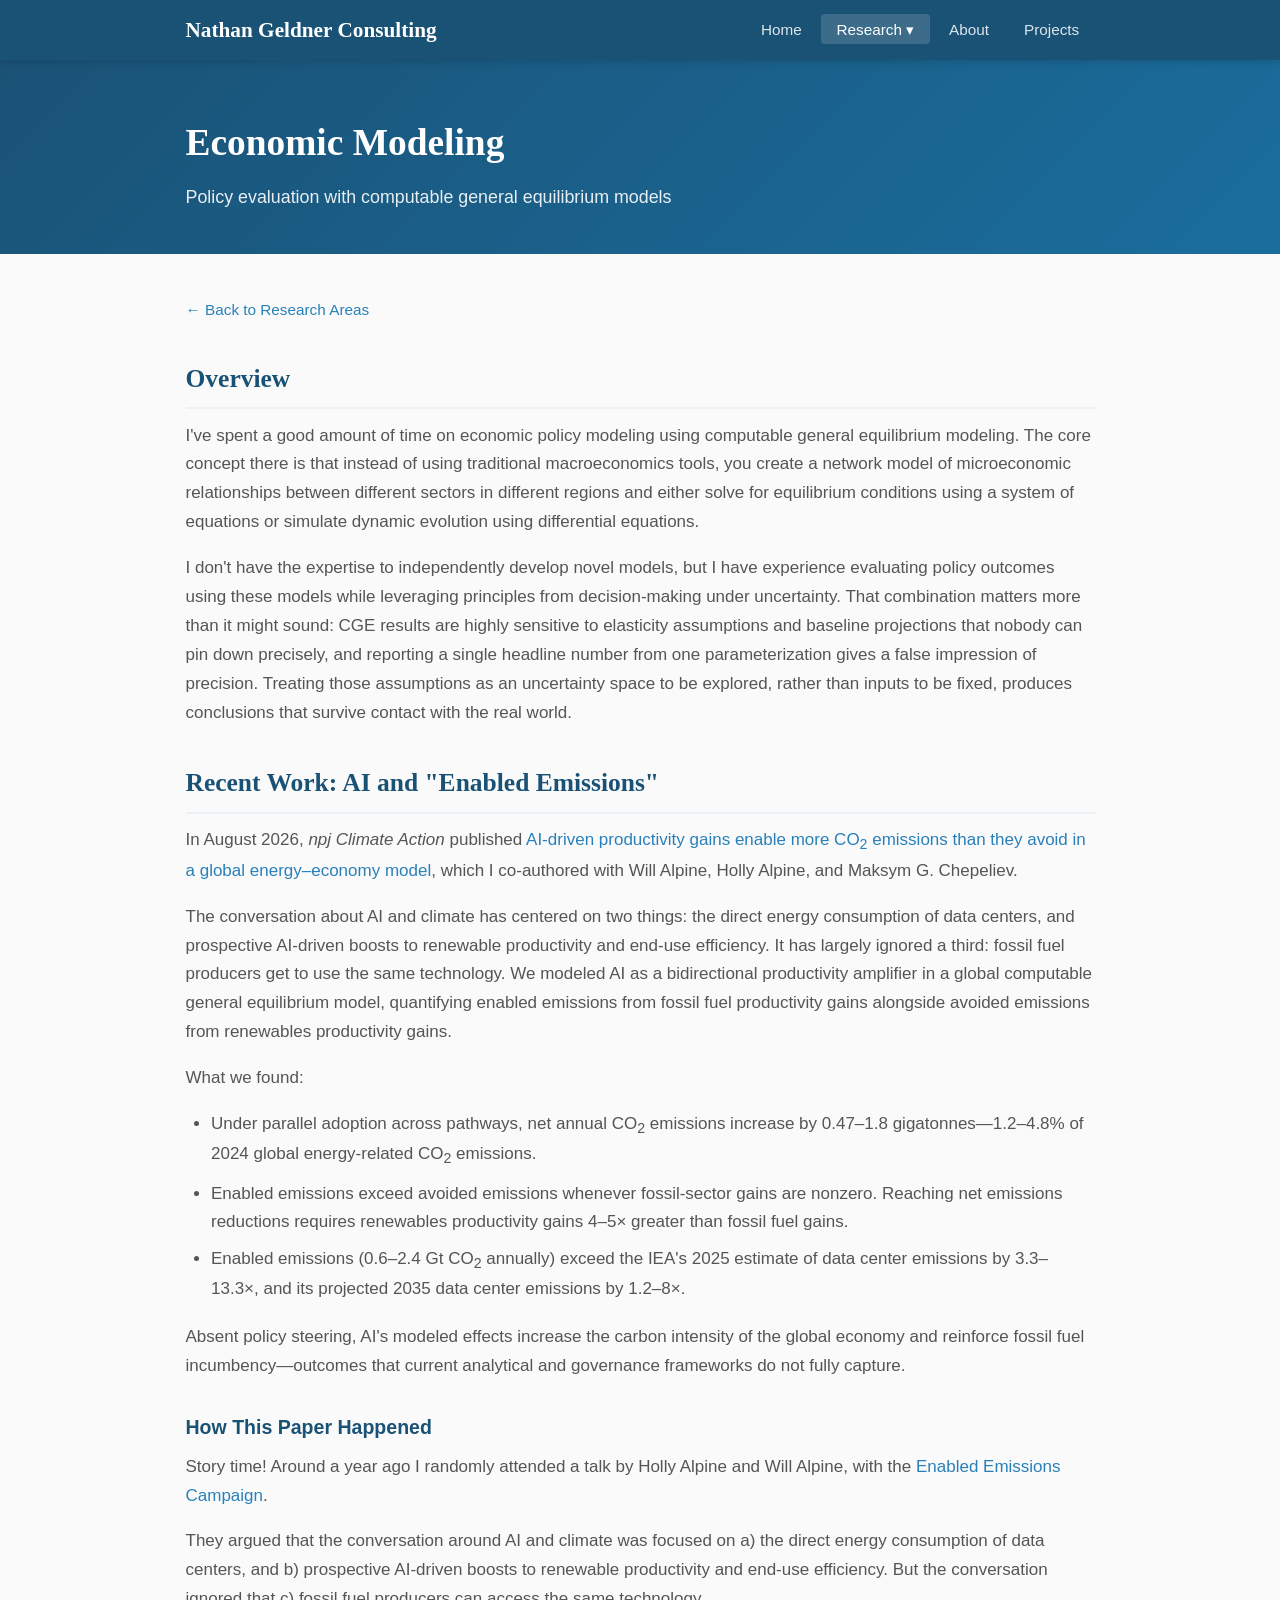
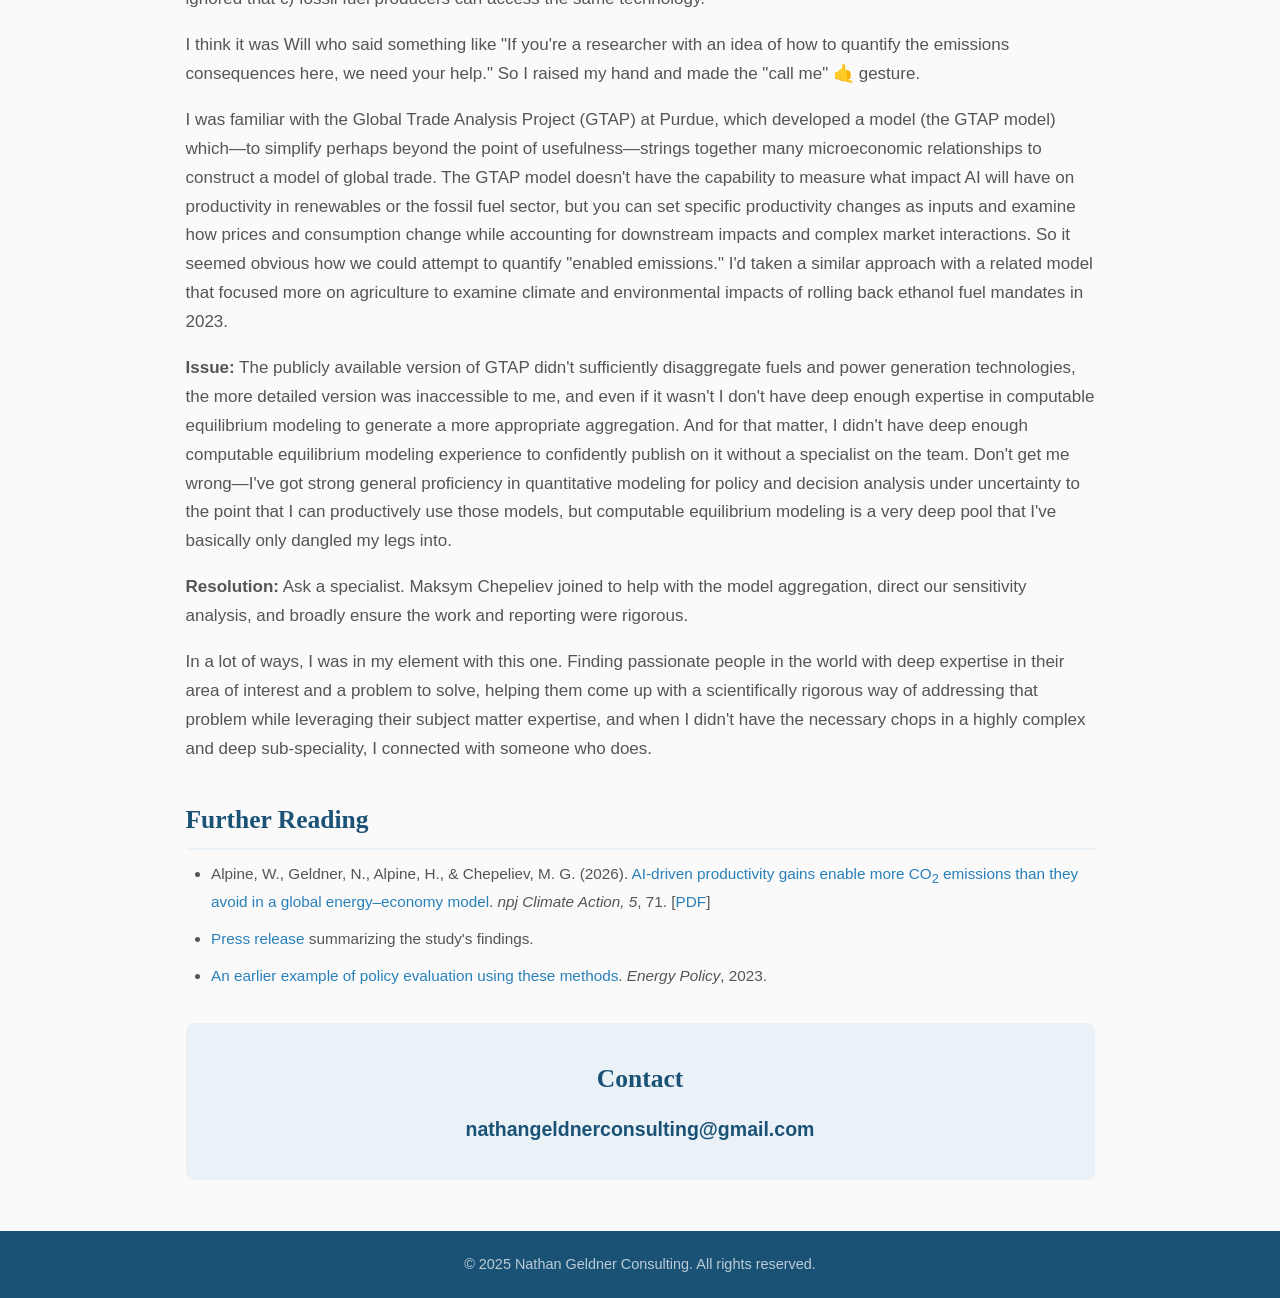
<file: economic-modeling.html>
<!DOCTYPE html>
<html lang="en">
<head>
    <meta charset="UTF-8">
    <meta name="viewport" content="width=device-width, initial-scale=1.0">
    <title>Economic Modeling - Nathan Geldner</title>
    <link rel="stylesheet" href="styles.css">
</head>
<body>
    <nav class="navbar">
        <div class="nav-container">
            <div class="nav-name">
                <a href="index.html">Nathan Geldner Consulting</a>
            </div>
            <ul class="nav-menu">
                <li><a href="index.html">Home</a></li>
                <li class="dropdown">
                    <a href="#" class="dropdown-toggle active">Research ▾</a>
                    <ul class="dropdown-menu">
                        <li><a href="flood-risk.html">Flood Risk Analysis</a></li>
                        <li><a href="deep-uncertainty.html">Deep Uncertainty</a></li>
                        <li><a href="stochastic-simulation.html">Stochastic Simulation</a></li>
                        <li><a href="economic-modeling.html" class="active">Economic Modeling</a></li>
                        <li><a href="machine-learning.html">Machine Learning &amp; Feature Engineering</a></li>
                        <li><a href="participatory-modeling.html">Participatory Modeling</a></li>
                    </ul>
                </li>
                <li><a href="about.html">About</a></li>
                <li><a href="projects.html">Projects</a></li>
            </ul>
        </div>
    </nav>

    <header class="page-header">
        <div class="container">
            <h1>Economic Modeling</h1>
            <p class="subtitle">Policy evaluation with computable general equilibrium models</p>
        </div>
    </header>

    <main>
        <section class="content">
            <div class="container">
                <p class="breadcrumb"><a href="index.html#research">&larr; Back to Research Areas</a></p>

                <h2>Overview</h2>
                <p>I've spent a good amount of time on economic policy modeling using computable general equilibrium modeling. The core concept there is that instead of using traditional macroeconomics tools, you create a network model of microeconomic relationships between different sectors in different regions and either solve for equilibrium conditions using a system of equations or simulate dynamic evolution using differential equations.</p>
                <p>I don't have the expertise to independently develop novel models, but I have experience evaluating policy outcomes using these models while leveraging principles from decision-making under uncertainty. That combination matters more than it might sound: CGE results are highly sensitive to elasticity assumptions and baseline projections that nobody can pin down precisely, and reporting a single headline number from one parameterization gives a false impression of precision. Treating those assumptions as an uncertainty space to be explored, rather than inputs to be fixed, produces conclusions that survive contact with the real world.</p>

                <h2 id="enabled-emissions">Recent Work: AI and "Enabled Emissions"</h2>
                <p>In August 2026, <em>npj Climate Action</em> published <a href="https://doi.org/10.1038/s44168-026-00411-0">AI-driven productivity gains enable more CO<sub>2</sub> emissions than they avoid in a global energy&ndash;economy model</a>, which I co-authored with Will Alpine, Holly Alpine, and Maksym G. Chepeliev.</p>
                <p>The conversation about AI and climate has centered on two things: the direct energy consumption of data centers, and prospective AI-driven boosts to renewable productivity and end-use efficiency. It has largely ignored a third: fossil fuel producers get to use the same technology. We modeled AI as a bidirectional productivity amplifier in a global computable general equilibrium model, quantifying enabled emissions from fossil fuel productivity gains alongside avoided emissions from renewables productivity gains.</p>
                <p>What we found:</p>
                <ul>
                    <li>Under parallel adoption across pathways, net annual CO<sub>2</sub> emissions increase by 0.47&ndash;1.8 gigatonnes&mdash;1.2&ndash;4.8% of 2024 global energy-related CO<sub>2</sub> emissions.</li>
                    <li>Enabled emissions exceed avoided emissions whenever fossil-sector gains are nonzero. Reaching net emissions reductions requires renewables productivity gains 4&ndash;5&times; greater than fossil fuel gains.</li>
                    <li>Enabled emissions (0.6&ndash;2.4 Gt CO<sub>2</sub> annually) exceed the IEA's 2025 estimate of data center emissions by 3.3&ndash;13.3&times;, and its projected 2035 data center emissions by 1.2&ndash;8&times;.</li>
                </ul>
                <p>Absent policy steering, AI's modeled effects increase the carbon intensity of the global economy and reinforce fossil fuel incumbency&mdash;outcomes that current analytical and governance frameworks do not fully capture.</p>

                <h3>How This Paper Happened</h3>
                <p>Story time! Around a year ago I randomly attended a talk by Holly Alpine and Will Alpine, with the <a href="https://www.enabledemissions.com/">Enabled Emissions Campaign</a>.</p>
                <p>They argued that the conversation around AI and climate was focused on a) the direct energy consumption of data centers, and b) prospective AI-driven boosts to renewable productivity and end-use efficiency. But the conversation ignored that c) fossil fuel producers can access the same technology.</p>
                <p>I think it was Will who said something like "If you're a researcher with an idea of how to quantify the emissions consequences here, we need your help." So I raised my hand and made the "call me" 🤙 gesture.</p>
                <p>I was familiar with the Global Trade Analysis Project (GTAP) at Purdue, which developed a model (the GTAP model) which&mdash;to simplify perhaps beyond the point of usefulness&mdash;strings together many microeconomic relationships to construct a model of global trade. The GTAP model doesn't have the capability to measure what impact AI will have on productivity in renewables or the fossil fuel sector, but you can set specific productivity changes as inputs and examine how prices and consumption change while accounting for downstream impacts and complex market interactions. So it seemed obvious how we could attempt to quantify "enabled emissions." I'd taken a similar approach with a related model that focused more on agriculture to examine climate and environmental impacts of rolling back ethanol fuel mandates in 2023.</p>
                <p><strong>Issue:</strong> The publicly available version of GTAP didn't sufficiently disaggregate fuels and power generation technologies, the more detailed version was inaccessible to me, and even if it wasn't I don't have deep enough expertise in computable equilibrium modeling to generate a more appropriate aggregation. And for that matter, I didn't have deep enough computable equilibrium modeling experience to confidently publish on it without a specialist on the team. Don't get me wrong&mdash;I've got strong general proficiency in quantitative modeling for policy and decision analysis under uncertainty to the point that I can productively use those models, but computable equilibrium modeling is a very deep pool that I've basically only dangled my legs into.</p>
                <p><strong>Resolution:</strong> Ask a specialist. Maksym Chepeliev joined to help with the model aggregation, direct our sensitivity analysis, and broadly ensure the work and reporting were rigorous.</p>
                <p>In a lot of ways, I was in my element with this one. Finding passionate people in the world with deep expertise in their area of interest and a problem to solve, helping them come up with a scientifically rigorous way of addressing that problem while leveraging their subject matter expertise, and when I didn't have the necessary chops in a highly complex and deep sub-speciality, I connected with someone who does.</p>
                <h2>Further Reading</h2>
                <ul class="references-list">
                    <li>Alpine, W., Geldner, N., Alpine, H., &amp; Chepeliev, M. G. (2026). <a href="https://doi.org/10.1038/s44168-026-00411-0">AI-driven productivity gains enable more CO<sub>2</sub> emissions than they avoid in a global energy&ndash;economy model</a>. <em>npj Climate Action, 5</em>, 71. [<a href="s44168-026-00411-0.pdf">PDF</a>]</li>
                    <li><a href="https://www.einpresswire.com/article/933229421/study-finds-ai-s-fossil-fuel-applications-outweigh-its-climate-benefits-raising-global-emissions-up-to-1-8-gt-annually">Press release</a> summarizing the study's findings.</li>
                    <li><a href="https://www.sciencedirect.com/science/article/pii/S0301421523000824">An earlier example of policy evaluation using these methods</a>. <em>Energy Policy</em>, 2023.</li>
                </ul>

                <div class="contact-section">
                    <h2 style="border: none; margin-top: 0; padding: 0;">Contact</h2>
                    <p><a href="mailto:nathangeldnerconsulting@gmail.com" class="contact-email">nathangeldnerconsulting@gmail.com</a></p>
                </div>
            </div>
        </section>
    </main>

    <footer>
        <div class="container">
            <p>&copy; 2025 Nathan Geldner Consulting. All rights reserved.</p>
        </div>
    </footer>
</body>
</html>
</file>
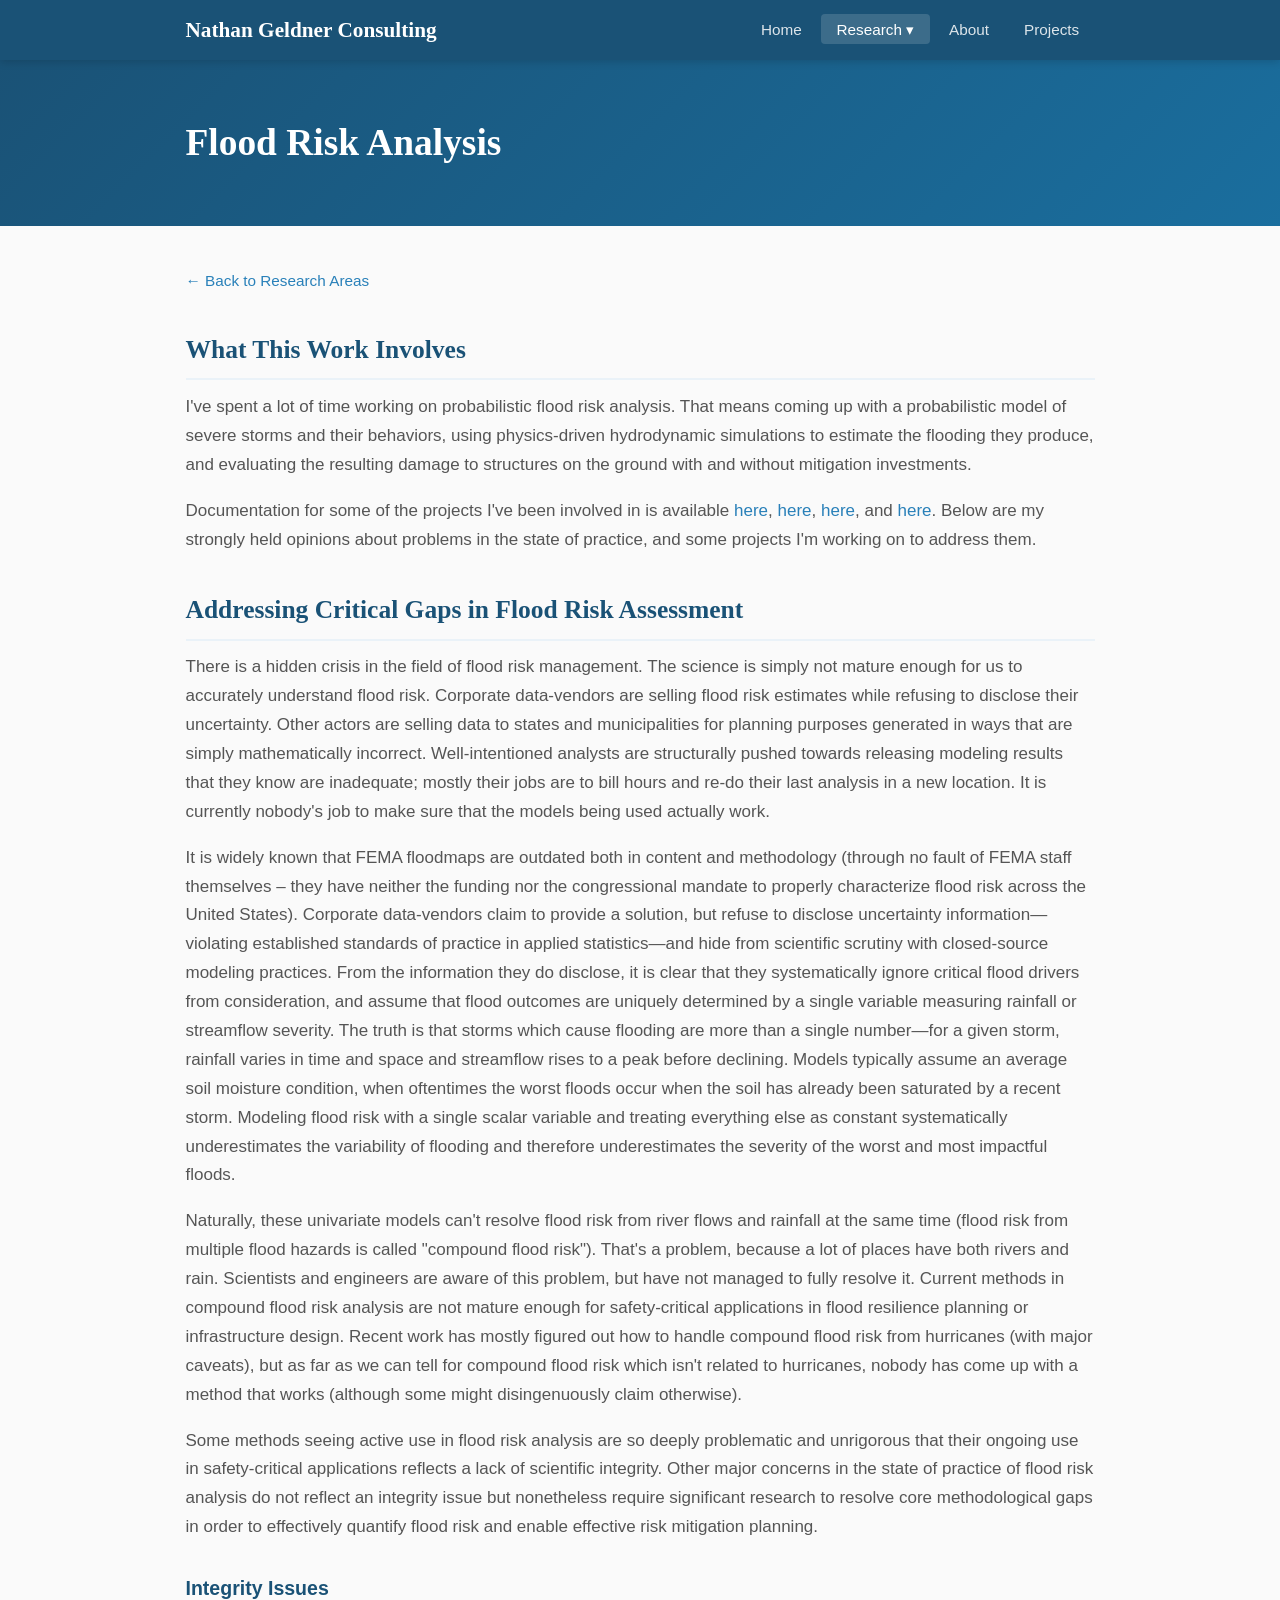
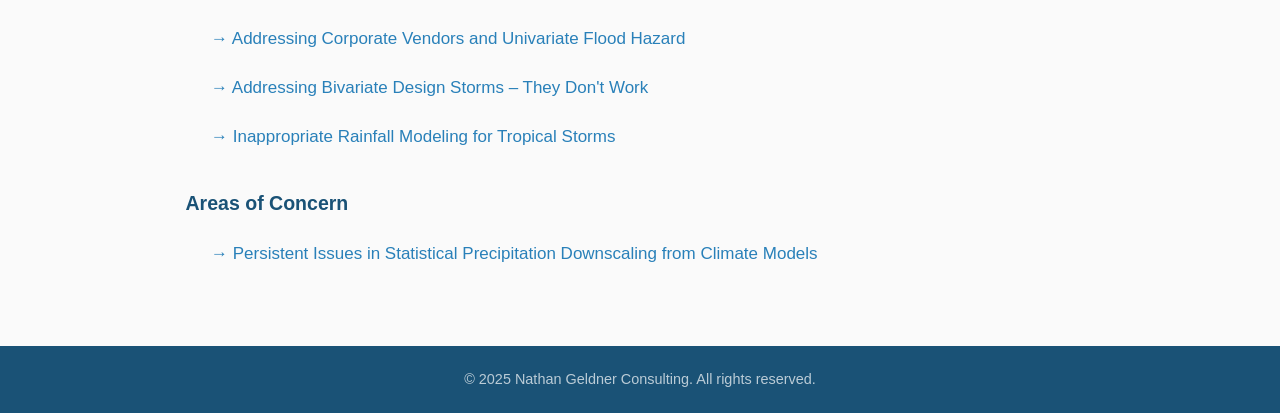
<file: flood-risk.html>
<!DOCTYPE html>
<html lang="en">
<head>
    <meta charset="UTF-8">
    <meta name="viewport" content="width=device-width, initial-scale=1.0">
    <title>Flood Risk Analysis - Nathan Geldner</title>
    <link rel="stylesheet" href="styles.css">
</head>
<body>
    <nav class="navbar">
        <div class="nav-container">
            <div class="nav-name">
                <a href="index.html">Nathan Geldner Consulting</a>
            </div>
            <ul class="nav-menu">
                <li><a href="index.html">Home</a></li>
                <li class="dropdown">
                    <a href="#" class="dropdown-toggle active">Research ▾</a>
                    <ul class="dropdown-menu">
                        <li><a href="flood-risk.html" class="active">Flood Risk Analysis</a></li>
                        <li><a href="deep-uncertainty.html">Deep Uncertainty</a></li>
                        <li><a href="stochastic-simulation.html">Stochastic Simulation</a></li>
                        <li><a href="economic-modeling.html">Economic Modeling</a></li>
                        <li><a href="machine-learning.html">Machine Learning &amp; Feature Engineering</a></li>
                        <li><a href="participatory-modeling.html">Participatory Modeling</a></li>
                    </ul>
                </li>
                <li><a href="about.html">About</a></li>
                <li><a href="projects.html">Projects</a></li>
            </ul>
        </div>
    </nav>

    <header class="page-header">
        <div class="container">
            <h1>Flood Risk Analysis</h1>
        </div>
    </header>

    <main>
        <section class="content">
            <div class="container">
                <p class="breadcrumb"><a href="index.html#research">&larr; Back to Research Areas</a></p>

                <h2>What This Work Involves</h2>
                <p>I've spent a lot of time working on probabilistic flood risk analysis. That means coming up with a probabilistic model of severe storms and their behaviors, using physics-driven hydrodynamic simulations to estimate the flooding they produce, and evaluating the resulting damage to structures on the ground with and without mitigation investments.</p>
                <p>Documentation for some of the projects I've been involved in is available <a href="https://arxiv.org/pdf/2511.03871">here</a>, <a href="https://onlinelibrary.wiley.com/doi/pdfdirect/10.1111/jfr3.12786">here</a>, <a href="https://coastal.la.gov/wp-content/uploads/2021/04/CLARA_Model_Summary_Feb2021.pdf">here</a>, and <a href="https://hammer.purdue.edu/ndownloader/files/40515626">here</a>. Below are my strongly held opinions about problems in the state of practice, and some projects I'm working on to address them.</p>

                <h2>Addressing Critical Gaps in Flood Risk Assessment</h2>
                <p>There is a hidden crisis in the field of flood risk management. The science is simply not mature enough for us to accurately understand flood risk. Corporate data-vendors are selling flood risk estimates while refusing to disclose their uncertainty. Other actors are selling data to states and municipalities for planning purposes generated in ways that are simply mathematically incorrect. Well-intentioned analysts are structurally pushed towards releasing modeling results that they know are inadequate; mostly their jobs are to bill hours and re-do their last analysis in a new location. It is currently nobody's job to make sure that the models being used actually work.</p>
                <p>It is widely known that FEMA floodmaps are outdated both in content and methodology (through no fault of FEMA staff themselves &ndash; they have neither the funding nor the congressional mandate to properly characterize flood risk across the United States). Corporate data-vendors claim to provide a solution, but refuse to disclose uncertainty information&mdash;violating established standards of practice in applied statistics&mdash;and hide from scientific scrutiny with closed-source modeling practices. From the information they do disclose, it is clear that they systematically ignore critical flood drivers from consideration, and assume that flood outcomes are uniquely determined by a single variable measuring rainfall or streamflow severity. The truth is that storms which cause flooding are more than a single number&mdash;for a given storm, rainfall varies in time and space and streamflow rises to a peak before declining. Models typically assume an average soil moisture condition, when oftentimes the worst floods occur when the soil has already been saturated by a recent storm. Modeling flood risk with a single scalar variable and treating everything else as constant systematically underestimates the variability of flooding and therefore underestimates the severity of the worst and most impactful floods.</p>
                <p>Naturally, these univariate models can't resolve flood risk from river flows and rainfall at the same time (flood risk from multiple flood hazards is called "compound flood risk"). That's a problem, because a lot of places have both rivers and rain. Scientists and engineers are aware of this problem, but have not managed to fully resolve it. Current methods in compound flood risk analysis are not mature enough for safety-critical applications in flood resilience planning or infrastructure design. Recent work has mostly figured out how to handle compound flood risk from hurricanes (with major caveats), but as far as we can tell for compound flood risk which isn't related to hurricanes, nobody has come up with a method that works (although some might disingenuously claim otherwise).</p>
                <p>Some methods seeing active use in flood risk analysis are so deeply problematic and unrigorous that their ongoing use in safety-critical applications reflects a lack of scientific integrity. Other major concerns in the state of practice of flood risk analysis do not reflect an integrity issue but nonetheless require significant research to resolve core methodological gaps in order to effectively quantify flood risk and enable effective risk mitigation planning.</p>

                <h3>Integrity Issues</h3>
                <ul class="initiatives-list">
                    <li><a href="corporate-vendors-univariate.html">Addressing Corporate Vendors and Univariate Flood Hazard</a></li>
                    <li><a href="bivariate-design-storms.html">Addressing Bivariate Design Storms &ndash; They Don't Work</a></li>
                    <li><a href="tropical-storm-compound-flood.html">Inappropriate Rainfall Modeling for Tropical Storms</a></li>
                </ul>

                <h3>Areas of Concern</h3>
                <ul class="initiatives-list">
                    <li><a href="downscaling.html">Persistent Issues in Statistical Precipitation Downscaling from Climate Models</a></li>
                </ul>
            </div>
        </section>
    </main>

    <footer>
        <div class="container">
            <p>&copy; 2025 Nathan Geldner Consulting. All rights reserved.</p>
        </div>
    </footer>
</body>
</html>
</file>
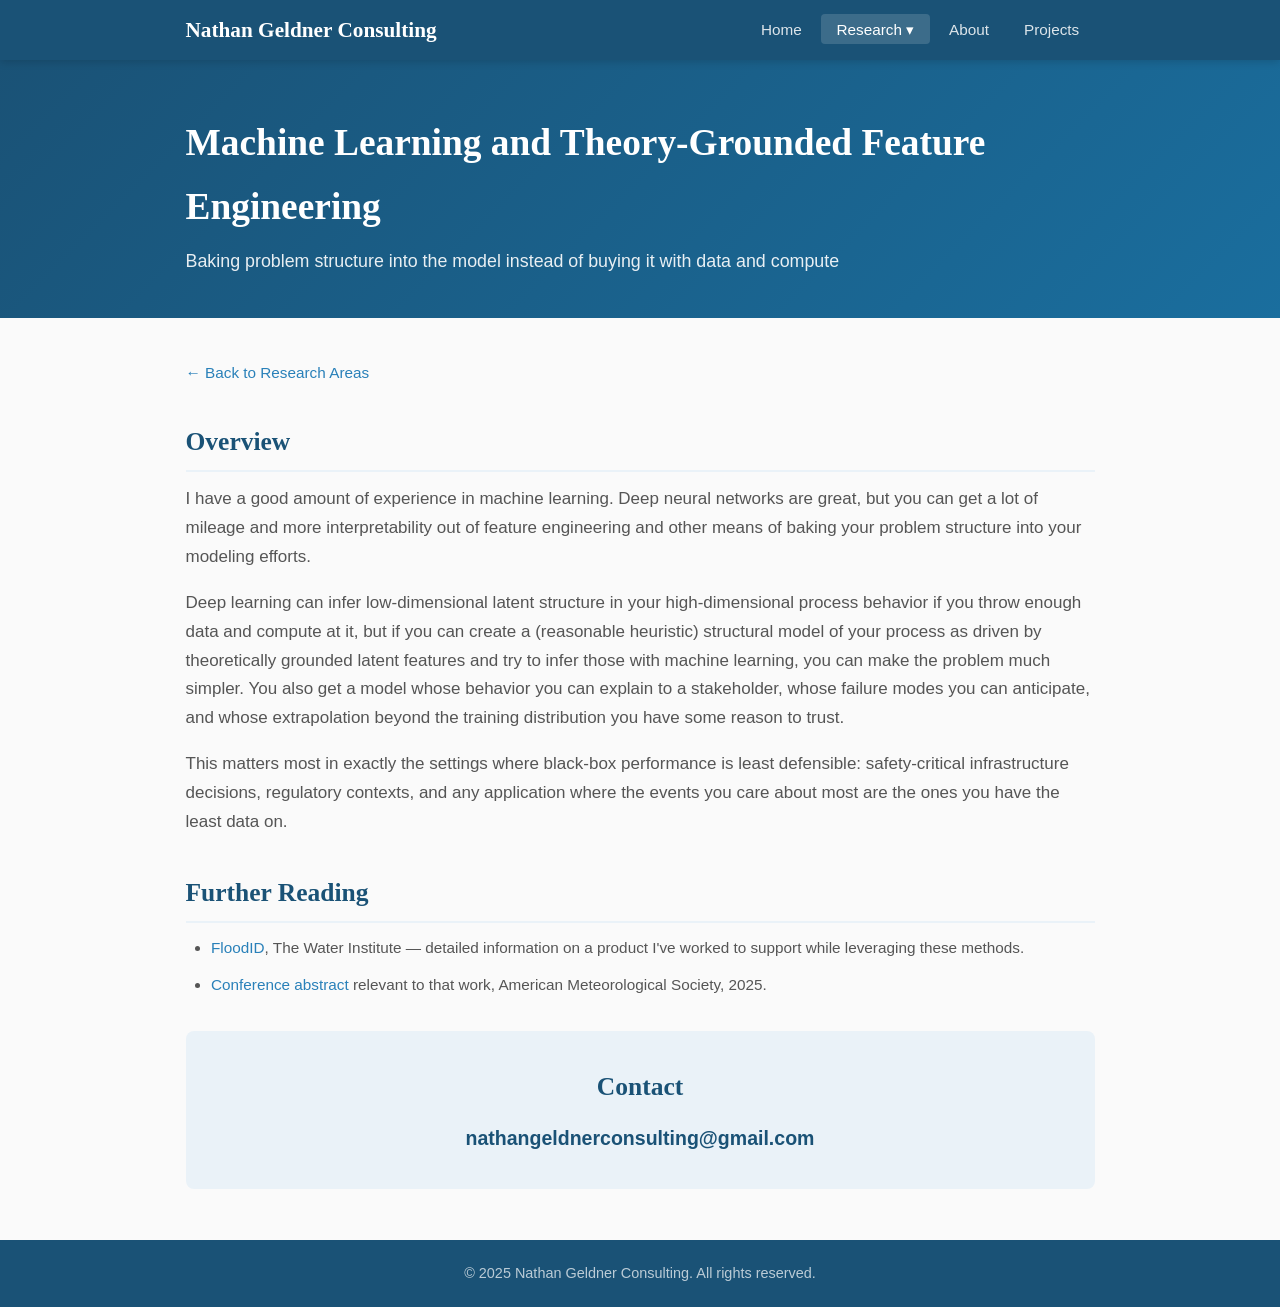
<file: machine-learning.html>
<!DOCTYPE html>
<html lang="en">
<head>
    <meta charset="UTF-8">
    <meta name="viewport" content="width=device-width, initial-scale=1.0">
    <title>Machine Learning &amp; Feature Engineering - Nathan Geldner</title>
    <link rel="stylesheet" href="styles.css">
</head>
<body>
    <nav class="navbar">
        <div class="nav-container">
            <div class="nav-name">
                <a href="index.html">Nathan Geldner Consulting</a>
            </div>
            <ul class="nav-menu">
                <li><a href="index.html">Home</a></li>
                <li class="dropdown">
                    <a href="#" class="dropdown-toggle active">Research ▾</a>
                    <ul class="dropdown-menu">
                        <li><a href="flood-risk.html">Flood Risk Analysis</a></li>
                        <li><a href="deep-uncertainty.html">Deep Uncertainty</a></li>
                        <li><a href="stochastic-simulation.html">Stochastic Simulation</a></li>
                        <li><a href="economic-modeling.html">Economic Modeling</a></li>
                        <li><a href="machine-learning.html" class="active">Machine Learning &amp; Feature Engineering</a></li>
                        <li><a href="participatory-modeling.html">Participatory Modeling</a></li>
                    </ul>
                </li>
                <li><a href="about.html">About</a></li>
                <li><a href="projects.html">Projects</a></li>
            </ul>
        </div>
    </nav>

    <header class="page-header">
        <div class="container">
            <h1>Machine Learning and Theory-Grounded Feature Engineering</h1>
            <p class="subtitle">Baking problem structure into the model instead of buying it with data and compute</p>
        </div>
    </header>

    <main>
        <section class="content">
            <div class="container">
                <p class="breadcrumb"><a href="index.html#research">&larr; Back to Research Areas</a></p>

                <h2>Overview</h2>
                <p>I have a good amount of experience in machine learning. Deep neural networks are great, but you can get a lot of mileage and more interpretability out of feature engineering and other means of baking your problem structure into your modeling efforts.</p>
                <p>Deep learning can infer low-dimensional latent structure in your high-dimensional process behavior if you throw enough data and compute at it, but if you can create a (reasonable heuristic) structural model of your process as driven by theoretically grounded latent features and try to infer those with machine learning, you can make the problem much simpler. You also get a model whose behavior you can explain to a stakeholder, whose failure modes you can anticipate, and whose extrapolation beyond the training distribution you have some reason to trust.</p>
                <p>This matters most in exactly the settings where black-box performance is least defensible: safety-critical infrastructure decisions, regulatory contexts, and any application where the events you care about most are the ones you have the least data on.</p>

                <h2>Further Reading</h2>
                <ul class="references-list">
                    <li><a href="https://thewaterinstitute.org/floodid">FloodID</a>, The Water Institute &mdash; detailed information on a product I've worked to support while leveraging these methods.</li>
                    <li><a href="https://ui.adsabs.harvard.edu/abs/2025AMS...10553108B/abstract">Conference abstract</a> relevant to that work, American Meteorological Society, 2025.</li>
                </ul>

                <div class="contact-section">
                    <h2 style="border: none; margin-top: 0; padding: 0;">Contact</h2>
                    <p><a href="mailto:nathangeldnerconsulting@gmail.com" class="contact-email">nathangeldnerconsulting@gmail.com</a></p>
                </div>
            </div>
        </section>
    </main>

    <footer>
        <div class="container">
            <p>&copy; 2025 Nathan Geldner Consulting. All rights reserved.</p>
        </div>
    </footer>
</body>
</html>
</file>
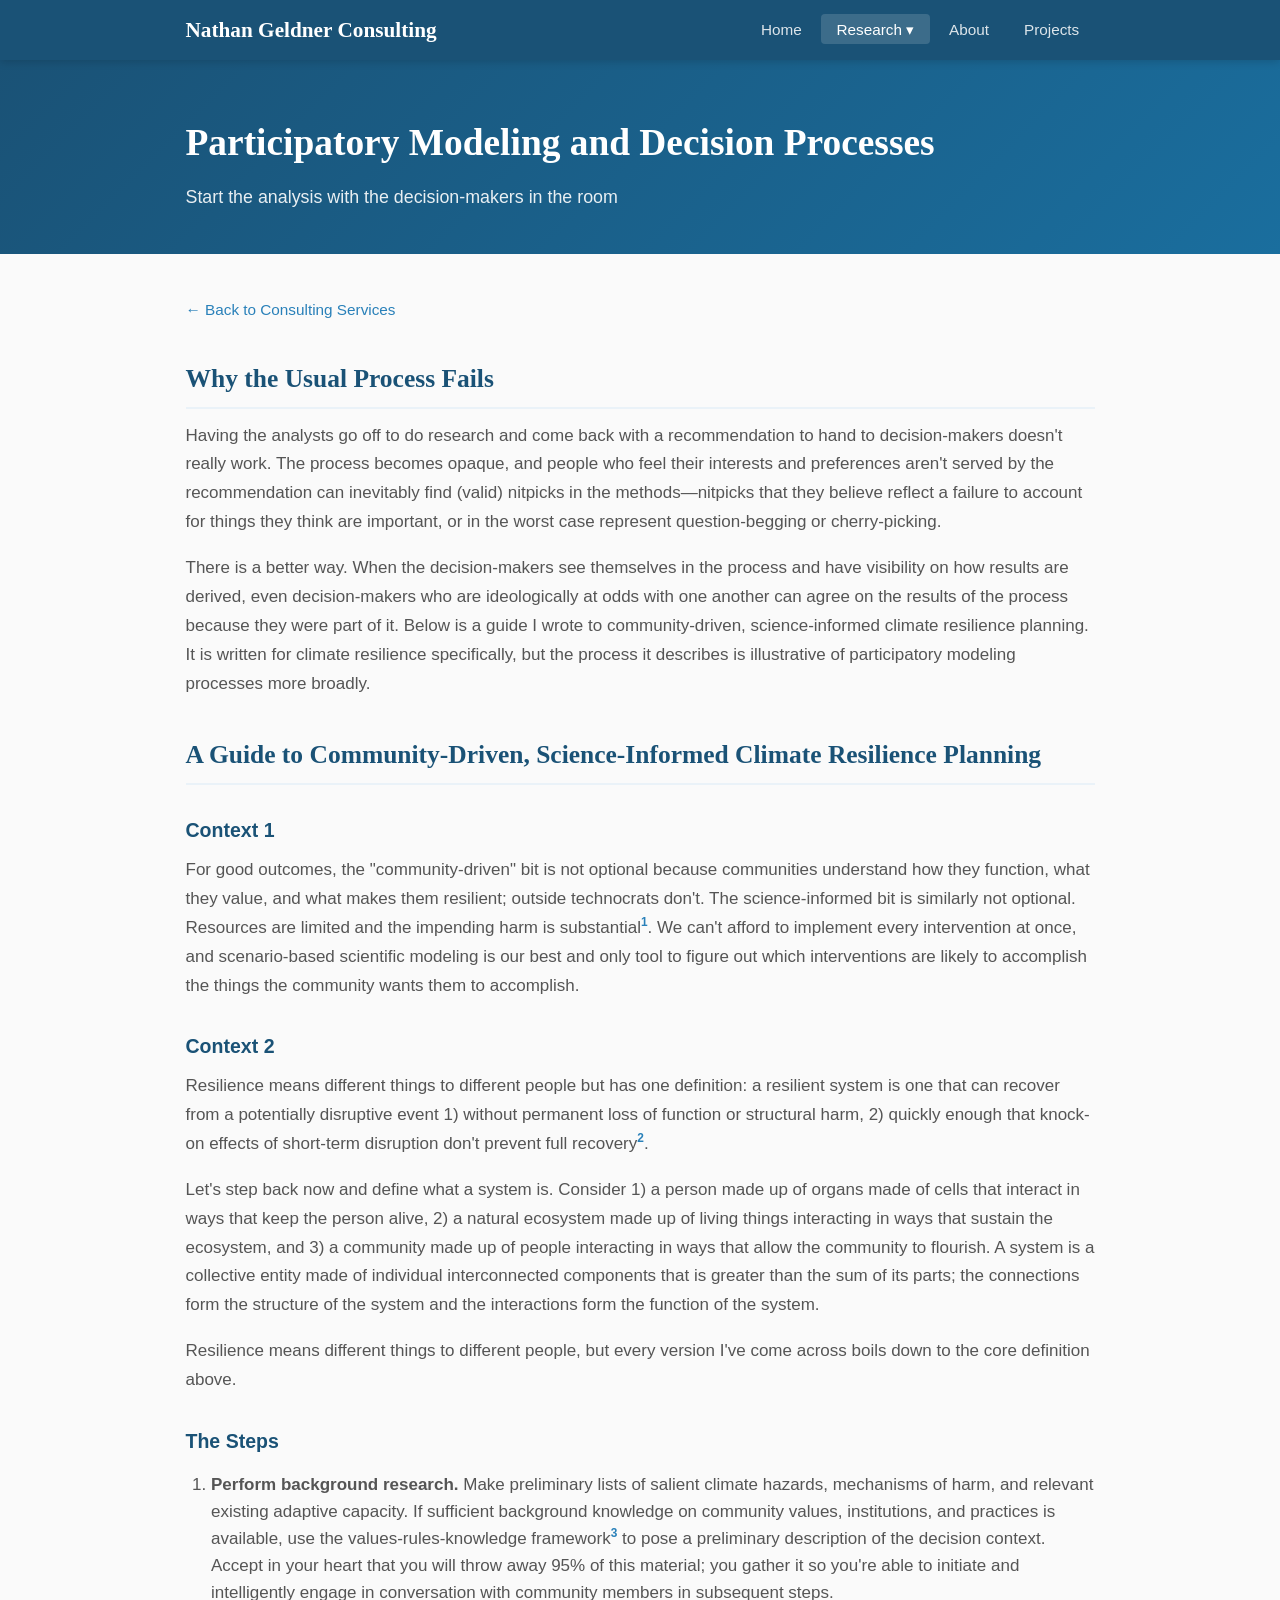
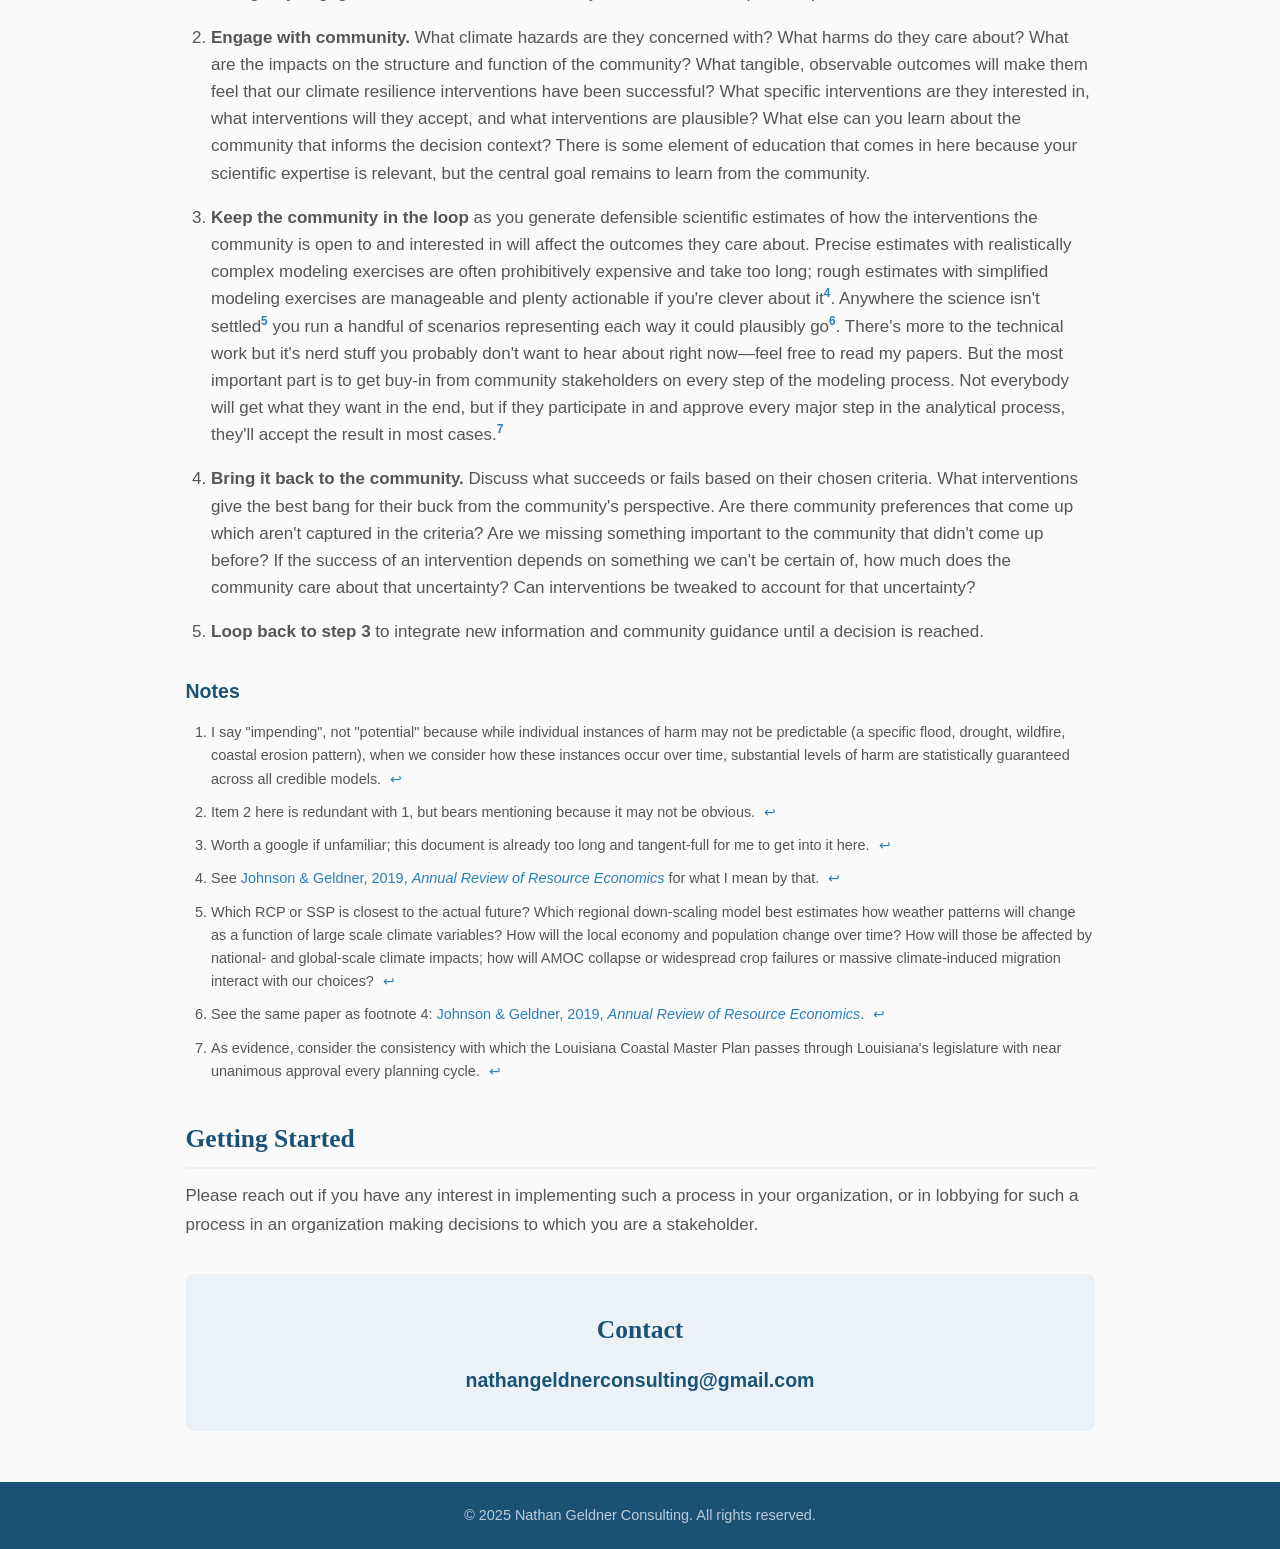
<file: participatory-modeling.html>
<!DOCTYPE html>
<html lang="en">
<head>
    <meta charset="UTF-8">
    <meta name="viewport" content="width=device-width, initial-scale=1.0">
    <title>Participatory Modeling &amp; Decision Processes - Nathan Geldner</title>
    <link rel="stylesheet" href="styles.css">
</head>
<body>
    <nav class="navbar">
        <div class="nav-container">
            <div class="nav-name">
                <a href="index.html">Nathan Geldner Consulting</a>
            </div>
            <ul class="nav-menu">
                <li><a href="index.html">Home</a></li>
                <li class="dropdown">
                    <a href="#" class="dropdown-toggle active">Research ▾</a>
                    <ul class="dropdown-menu">
                        <li><a href="flood-risk.html">Flood Risk Analysis</a></li>
                        <li><a href="deep-uncertainty.html">Deep Uncertainty</a></li>
                        <li><a href="stochastic-simulation.html">Stochastic Simulation</a></li>
                        <li><a href="economic-modeling.html">Economic Modeling</a></li>
                        <li><a href="machine-learning.html">Machine Learning &amp; Feature Engineering</a></li>
                        <li><a href="participatory-modeling.html" class="active">Participatory Modeling</a></li>
                    </ul>
                </li>
                <li><a href="about.html">About</a></li>
                <li><a href="projects.html">Projects</a></li>
            </ul>
        </div>
    </nav>

    <header class="page-header">
        <div class="container">
            <h1>Participatory Modeling and Decision Processes</h1>
            <p class="subtitle">Start the analysis with the decision-makers in the room</p>
        </div>
    </header>

    <main>
        <section class="content">
            <div class="container">
                <p class="breadcrumb"><a href="index.html#services">&larr; Back to Consulting Services</a></p>

                <h2>Why the Usual Process Fails</h2>
                <p>Having the analysts go off to do research and come back with a recommendation to hand to decision-makers doesn't really work. The process becomes opaque, and people who feel their interests and preferences aren't served by the recommendation can inevitably find (valid) nitpicks in the methods&mdash;nitpicks that they believe reflect a failure to account for things they think are important, or in the worst case represent question-begging or cherry-picking.</p>

                <p>There is a better way. When the decision-makers see themselves in the process and have visibility on how results are derived, even decision-makers who are ideologically at odds with one another can agree on the results of the process because they were part of it. Below is a guide I wrote to community-driven, science-informed climate resilience planning. It is written for climate resilience specifically, but the process it describes is illustrative of participatory modeling processes more broadly.</p>

                <h2>A Guide to Community-Driven, Science-Informed Climate Resilience Planning</h2>

                <h3>Context 1</h3>
                <p>For good outcomes, the "community-driven" bit is not optional because communities understand how they function, what they value, and what makes them resilient; outside technocrats don't. The science-informed bit is similarly not optional. Resources are limited and the impending harm is substantial<sup class="fn-ref" id="fnref1"><a href="#fn1">1</a></sup>. We can't afford to implement every intervention at once, and scenario-based scientific modeling is our best and only tool to figure out which interventions are likely to accomplish the things the community wants them to accomplish.</p>

                <h3>Context 2</h3>
                <p>Resilience means different things to different people but has one definition: a resilient system is one that can recover from a potentially disruptive event 1) without permanent loss of function or structural harm, 2) quickly enough that knock-on effects of short-term disruption don't prevent full recovery<sup class="fn-ref" id="fnref2"><a href="#fn2">2</a></sup>.</p>
                <p>Let's step back now and define what a system is. Consider 1) a person made up of organs made of cells that interact in ways that keep the person alive, 2) a natural ecosystem made up of living things interacting in ways that sustain the ecosystem, and 3) a community made up of people interacting in ways that allow the community to flourish. A system is a collective entity made of individual interconnected components that is greater than the sum of its parts; the connections form the structure of the system and the interactions form the function of the system.</p>
                <p>Resilience means different things to different people, but every version I've come across boils down to the core definition above.</p>

                <h3>The Steps</h3>
                <ol class="problems-list">
                    <li><strong>Perform background research.</strong> Make preliminary lists of salient climate hazards, mechanisms of harm, and relevant existing adaptive capacity. If sufficient background knowledge on community values, institutions, and practices is available, use the values-rules-knowledge framework<sup class="fn-ref" id="fnref3"><a href="#fn3">3</a></sup> to pose a preliminary description of the decision context. Accept in your heart that you will throw away 95% of this material; you gather it so you're able to initiate and intelligently engage in conversation with community members in subsequent steps.</li>
                    <li><strong>Engage with community.</strong> What climate hazards are they concerned with? What harms do they care about? What are the impacts on the structure and function of the community? What tangible, observable outcomes will make them feel that our climate resilience interventions have been successful? What specific interventions are they interested in, what interventions will they accept, and what interventions are plausible? What else can you learn about the community that informs the decision context? There is some element of education that comes in here because your scientific expertise is relevant, but the central goal remains to learn from the community.</li>
                    <li><strong>Keep the community in the loop</strong> as you generate defensible scientific estimates of how the interventions the community is open to and interested in will affect the outcomes they care about. Precise estimates with realistically complex modeling exercises are often prohibitively expensive and take too long; rough estimates with simplified modeling exercises are manageable and plenty actionable if you're clever about it<sup class="fn-ref" id="fnref4"><a href="#fn4">4</a></sup>. Anywhere the science isn't settled<sup class="fn-ref" id="fnref5"><a href="#fn5">5</a></sup> you run a handful of scenarios representing each way it could plausibly go<sup class="fn-ref" id="fnref6"><a href="#fn6">6</a></sup>. There's more to the technical work but it's nerd stuff you probably don't want to hear about right now&mdash;feel free to read my papers. But the most important part is to get buy-in from community stakeholders on every step of the modeling process. Not everybody will get what they want in the end, but if they participate in and approve every major step in the analytical process, they'll accept the result in most cases.<sup class="fn-ref" id="fnref7"><a href="#fn7">7</a></sup></li>
                    <li><strong>Bring it back to the community.</strong> Discuss what succeeds or fails based on their chosen criteria. What interventions give the best bang for their buck from the community's perspective. Are there community preferences that come up which aren't captured in the criteria? Are we missing something important to the community that didn't come up before? If the success of an intervention depends on something we can't be certain of, how much does the community care about that uncertainty? Can interventions be tweaked to account for that uncertainty?</li>
                    <li><strong>Loop back to step 3</strong> to integrate new information and community guidance until a decision is reached.</li>
                </ol>

                <h3>Notes</h3>
                <ol class="footnotes">
                    <li id="fn1">I say "impending", not "potential" because while individual instances of harm may not be predictable (a specific flood, drought, wildfire, coastal erosion pattern), when we consider how these instances occur over time, substantial levels of harm are statistically guaranteed across all credible models. <a href="#fnref1" class="fn-back" aria-label="Back to text">&#8617;</a></li>
                    <li id="fn2">Item 2 here is redundant with 1, but bears mentioning because it may not be obvious. <a href="#fnref2" class="fn-back" aria-label="Back to text">&#8617;</a></li>
                    <li id="fn3">Worth a google if unfamiliar; this document is already too long and tangent-full for me to get into it here. <a href="#fnref3" class="fn-back" aria-label="Back to text">&#8617;</a></li>
                    <li id="fn4">See <a href="https://www.annualreviews.org/content/journals/10.1146/annurev-resource-100518-094020">Johnson &amp; Geldner, 2019, <em>Annual Review of Resource Economics</em></a> for what I mean by that. <a href="#fnref4" class="fn-back" aria-label="Back to text">&#8617;</a></li>
                    <li id="fn5">Which RCP or SSP is closest to the actual future? Which regional down-scaling model best estimates how weather patterns will change as a function of large scale climate variables? How will the local economy and population change over time? How will those be affected by national- and global-scale climate impacts; how will AMOC collapse or widespread crop failures or massive climate-induced migration interact with our choices? <a href="#fnref5" class="fn-back" aria-label="Back to text">&#8617;</a></li>
                    <li id="fn6">See the same paper as footnote 4: <a href="https://www.annualreviews.org/content/journals/10.1146/annurev-resource-100518-094020">Johnson &amp; Geldner, 2019, <em>Annual Review of Resource Economics</em></a>. <a href="#fnref6" class="fn-back" aria-label="Back to text">&#8617;</a></li>
                    <li id="fn7">As evidence, consider the consistency with which the Louisiana Coastal Master Plan passes through Louisiana's legislature with near unanimous approval every planning cycle. <a href="#fnref7" class="fn-back" aria-label="Back to text">&#8617;</a></li>
                </ol>

                <h2>Getting Started</h2>
                <p>Please reach out if you have any interest in implementing such a process in your organization, or in lobbying for such a process in an organization making decisions to which you are a stakeholder.</p>

                <div class="contact-section">
                    <h2 style="border: none; margin-top: 0; padding: 0;">Contact</h2>
                    <p><a href="mailto:nathangeldnerconsulting@gmail.com" class="contact-email">nathangeldnerconsulting@gmail.com</a></p>
                </div>
            </div>
        </section>
    </main>

    <footer>
        <div class="container">
            <p>&copy; 2025 Nathan Geldner Consulting. All rights reserved.</p>
        </div>
    </footer>
</body>
</html>
</file>
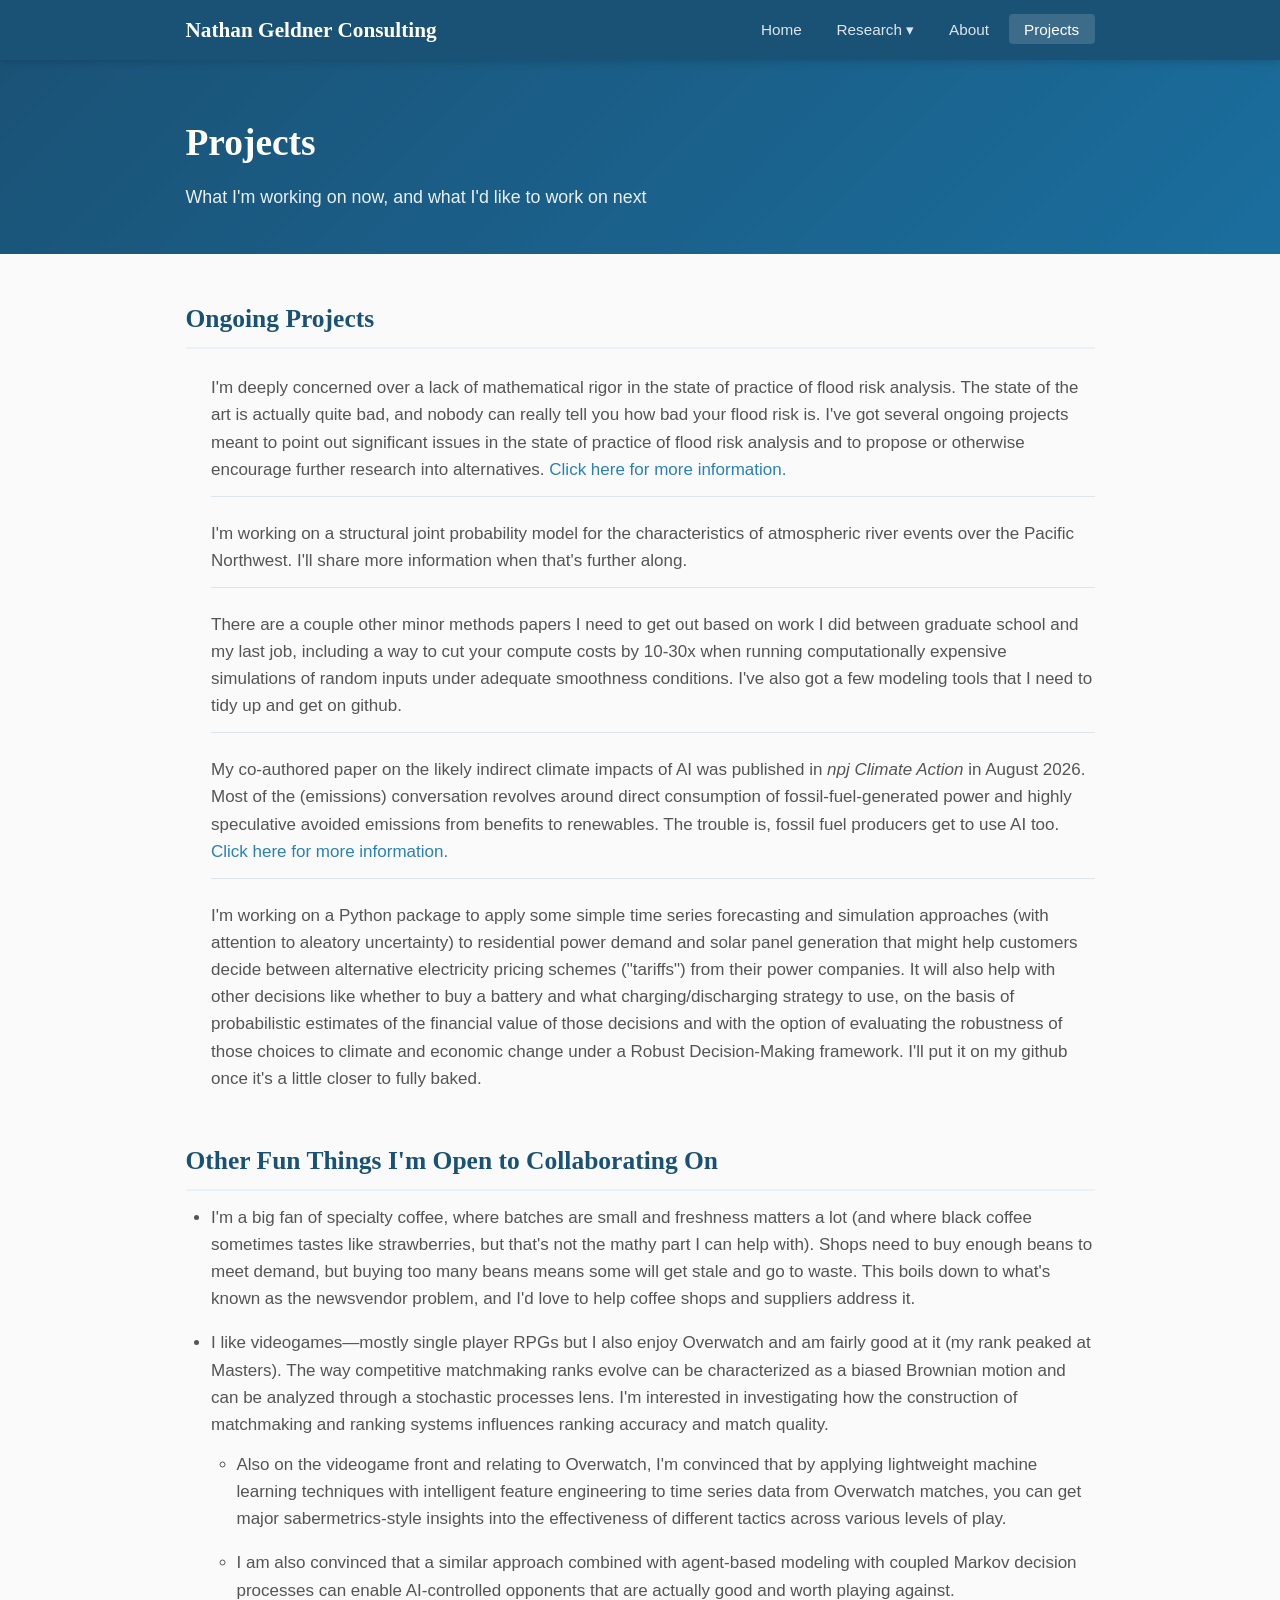
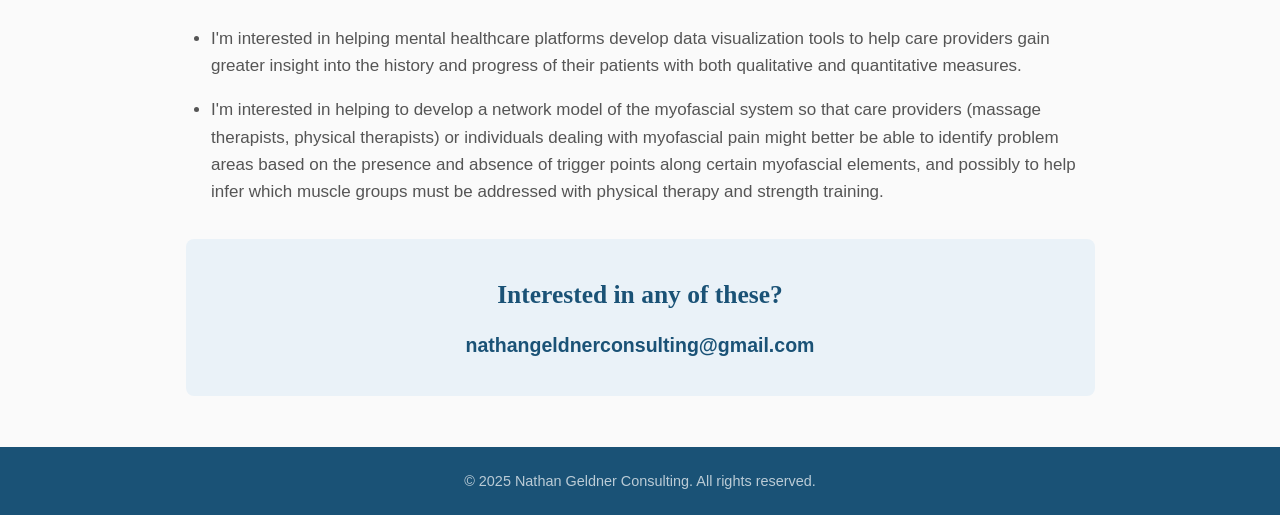
<file: projects.html>
<!DOCTYPE html>
<html lang="en">
<head>
    <meta charset="UTF-8">
    <meta name="viewport" content="width=device-width, initial-scale=1.0">
    <title>Projects - Nathan Geldner</title>
    <link rel="stylesheet" href="styles.css">
</head>
<body>
    <nav class="navbar">
        <div class="nav-container">
            <div class="nav-name">
                <a href="index.html">Nathan Geldner Consulting</a>
            </div>
            <ul class="nav-menu">
                <li><a href="index.html">Home</a></li>
                <li class="dropdown">
                    <a href="#" class="dropdown-toggle">Research ▾</a>
                    <ul class="dropdown-menu">
                        <li><a href="flood-risk.html">Flood Risk Analysis</a></li>
                        <li><a href="deep-uncertainty.html">Deep Uncertainty</a></li>
                        <li><a href="stochastic-simulation.html">Stochastic Simulation</a></li>
                        <li><a href="economic-modeling.html">Economic Modeling</a></li>
                        <li><a href="machine-learning.html">Machine Learning &amp; Feature Engineering</a></li>
                        <li><a href="participatory-modeling.html">Participatory Modeling</a></li>
                    </ul>
                </li>
                <li><a href="about.html">About</a></li>
                <li><a href="projects.html" class="active">Projects</a></li>
            </ul>
        </div>
    </nav>

    <header class="page-header">
        <div class="container">
            <h1>Projects</h1>
            <p class="subtitle">What I'm working on now, and what I'd like to work on next</p>
        </div>
    </header>

    <main>
        <section class="content">
            <div class="container">

                <h2>Ongoing Projects</h2>
                <ul class="projects-list">
                    <li>I'm deeply concerned over a lack of mathematical rigor in the state of practice of flood risk analysis. The state of the art is actually quite bad, and nobody can really tell you how bad your flood risk is. I've got several ongoing projects meant to point out significant issues in the state of practice of flood risk analysis and to propose or otherwise encourage further research into alternatives. <a href="flood-risk.html">Click here for more information.</a></li>
                    <li>I'm working on a structural joint probability model for the characteristics of atmospheric river events over the Pacific Northwest. I'll share more information when that's further along.</li>
                    <li>There are a couple other minor methods papers I need to get out based on work I did between graduate school and my last job, including a way to cut your compute costs by 10-30x when running computationally expensive simulations of random inputs under adequate smoothness conditions. I've also got a few modeling tools that I need to tidy up and get on github.</li>
                    <li>My co-authored paper on the likely indirect climate impacts of AI was published in <em>npj Climate Action</em> in August 2026. Most of the (emissions) conversation revolves around direct consumption of fossil-fuel-generated power and highly speculative avoided emissions from benefits to renewables. The trouble is, fossil fuel producers get to use AI too. <a href="economic-modeling.html#enabled-emissions">Click here for more information.</a></li>
                    <li>I'm working on a Python package to apply some simple time series forecasting and simulation approaches (with attention to aleatory uncertainty) to residential power demand and solar panel generation that might help customers decide between alternative electricity pricing schemes ("tariffs") from their power companies. It will also help with other decisions like whether to buy a battery and what charging/discharging strategy to use, on the basis of probabilistic estimates of the financial value of those decisions and with the option of evaluating the robustness of those choices to climate and economic change under a Robust Decision-Making framework. I'll put it on my github once it's a little closer to fully baked.</li>
                </ul>

                <h2>Other Fun Things I'm Open to Collaborating On</h2>
                <ul class="collab-list">
                    <li>I'm a big fan of specialty coffee, where batches are small and freshness matters a lot (and where black coffee sometimes tastes like strawberries, but that's not the mathy part I can help with). Shops need to buy enough beans to meet demand, but buying too many beans means some will get stale and go to waste. This boils down to what's known as the newsvendor problem, and I'd love to help coffee shops and suppliers address it.</li>
                    <li>I like videogames&mdash;mostly single player RPGs but I also enjoy Overwatch and am fairly good at it (my rank peaked at Masters). The way competitive matchmaking ranks evolve can be characterized as a biased Brownian motion and can be analyzed through a stochastic processes lens. I'm interested in investigating how the construction of matchmaking and ranking systems influences ranking accuracy and match quality.
                        <ul>
                            <li>Also on the videogame front and relating to Overwatch, I'm convinced that by applying lightweight machine learning techniques with intelligent feature engineering to time series data from Overwatch matches, you can get major sabermetrics-style insights into the effectiveness of different tactics across various levels of play.</li>
                            <li>I am also convinced that a similar approach combined with agent-based modeling with coupled Markov decision processes can enable AI-controlled opponents that are actually good and worth playing against.</li>
                        </ul>
                    </li>
                    <li>I'm interested in helping mental healthcare platforms develop data visualization tools to help care providers gain greater insight into the history and progress of their patients with both qualitative and quantitative measures.</li>
                    <li>I'm interested in helping to develop a network model of the myofascial system so that care providers (massage therapists, physical therapists) or individuals dealing with myofascial pain might better be able to identify problem areas based on the presence and absence of trigger points along certain myofascial elements, and possibly to help infer which muscle groups must be addressed with physical therapy and strength training.</li>
                </ul>

                <div class="contact-section">
                    <h2 style="border: none; margin-top: 0; padding: 0;">Interested in any of these?</h2>
                    <p><a href="mailto:nathangeldnerconsulting@gmail.com" class="contact-email">nathangeldnerconsulting@gmail.com</a></p>
                </div>
            </div>
        </section>
    </main>

    <footer>
        <div class="container">
            <p>&copy; 2025 Nathan Geldner Consulting. All rights reserved.</p>
        </div>
    </footer>
</body>
</html>
</file>
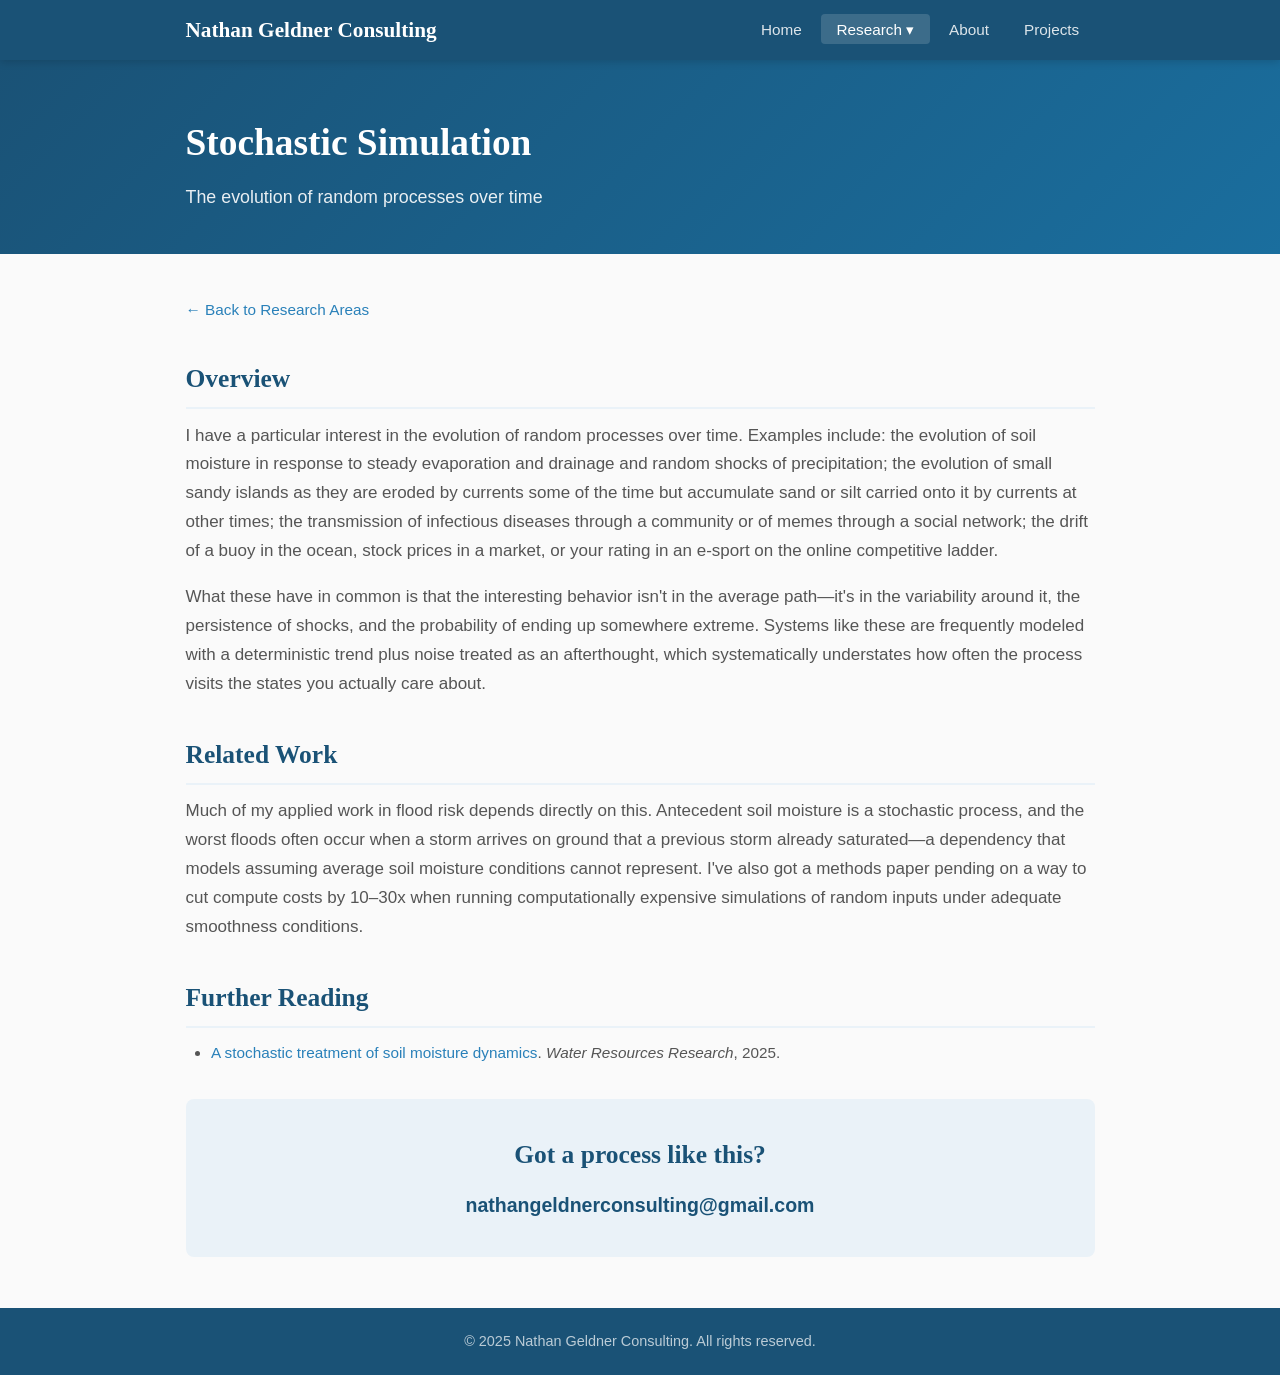
<file: stochastic-simulation.html>
<!DOCTYPE html>
<html lang="en">
<head>
    <meta charset="UTF-8">
    <meta name="viewport" content="width=device-width, initial-scale=1.0">
    <title>Stochastic Simulation - Nathan Geldner</title>
    <link rel="stylesheet" href="styles.css">
</head>
<body>
    <nav class="navbar">
        <div class="nav-container">
            <div class="nav-name">
                <a href="index.html">Nathan Geldner Consulting</a>
            </div>
            <ul class="nav-menu">
                <li><a href="index.html">Home</a></li>
                <li class="dropdown">
                    <a href="#" class="dropdown-toggle active">Research ▾</a>
                    <ul class="dropdown-menu">
                        <li><a href="flood-risk.html">Flood Risk Analysis</a></li>
                        <li><a href="deep-uncertainty.html">Deep Uncertainty</a></li>
                        <li><a href="stochastic-simulation.html" class="active">Stochastic Simulation</a></li>
                        <li><a href="economic-modeling.html">Economic Modeling</a></li>
                        <li><a href="machine-learning.html">Machine Learning &amp; Feature Engineering</a></li>
                        <li><a href="participatory-modeling.html">Participatory Modeling</a></li>
                    </ul>
                </li>
                <li><a href="about.html">About</a></li>
                <li><a href="projects.html">Projects</a></li>
            </ul>
        </div>
    </nav>

    <header class="page-header">
        <div class="container">
            <h1>Stochastic Simulation</h1>
            <p class="subtitle">The evolution of random processes over time</p>
        </div>
    </header>

    <main>
        <section class="content">
            <div class="container">
                <p class="breadcrumb"><a href="index.html#research">&larr; Back to Research Areas</a></p>

                <h2>Overview</h2>
                <p>I have a particular interest in the evolution of random processes over time. Examples include: the evolution of soil moisture in response to steady evaporation and drainage and random shocks of precipitation; the evolution of small sandy islands as they are eroded by currents some of the time but accumulate sand or silt carried onto it by currents at other times; the transmission of infectious diseases through a community or of memes through a social network; the drift of a buoy in the ocean, stock prices in a market, or your rating in an e-sport on the online competitive ladder.</p>
                <p>What these have in common is that the interesting behavior isn't in the average path&mdash;it's in the variability around it, the persistence of shocks, and the probability of ending up somewhere extreme. Systems like these are frequently modeled with a deterministic trend plus noise treated as an afterthought, which systematically understates how often the process visits the states you actually care about.</p>

                <h2>Related Work</h2>
                <p>Much of my applied work in flood risk depends directly on this. Antecedent soil moisture is a stochastic process, and the worst floods often occur when a storm arrives on ground that a previous storm already saturated&mdash;a dependency that models assuming average soil moisture conditions cannot represent. I've also got a methods paper pending on a way to cut compute costs by 10&ndash;30x when running computationally expensive simulations of random inputs under adequate smoothness conditions.</p>

                <h2>Further Reading</h2>
                <ul class="references-list">
                    <li><a href="https://agupubs.onlinelibrary.wiley.com/doi/full/10.1029/2025WR040606">A stochastic treatment of soil moisture dynamics</a>. <em>Water Resources Research</em>, 2025.</li>
                </ul>

                <div class="contact-section">
                    <h2 style="border: none; margin-top: 0; padding: 0;">Got a process like this?</h2>
                    <p><a href="mailto:nathangeldnerconsulting@gmail.com" class="contact-email">nathangeldnerconsulting@gmail.com</a></p>
                </div>
            </div>
        </section>
    </main>

    <footer>
        <div class="container">
            <p>&copy; 2025 Nathan Geldner Consulting. All rights reserved.</p>
        </div>
    </footer>
</body>
</html>
</file>
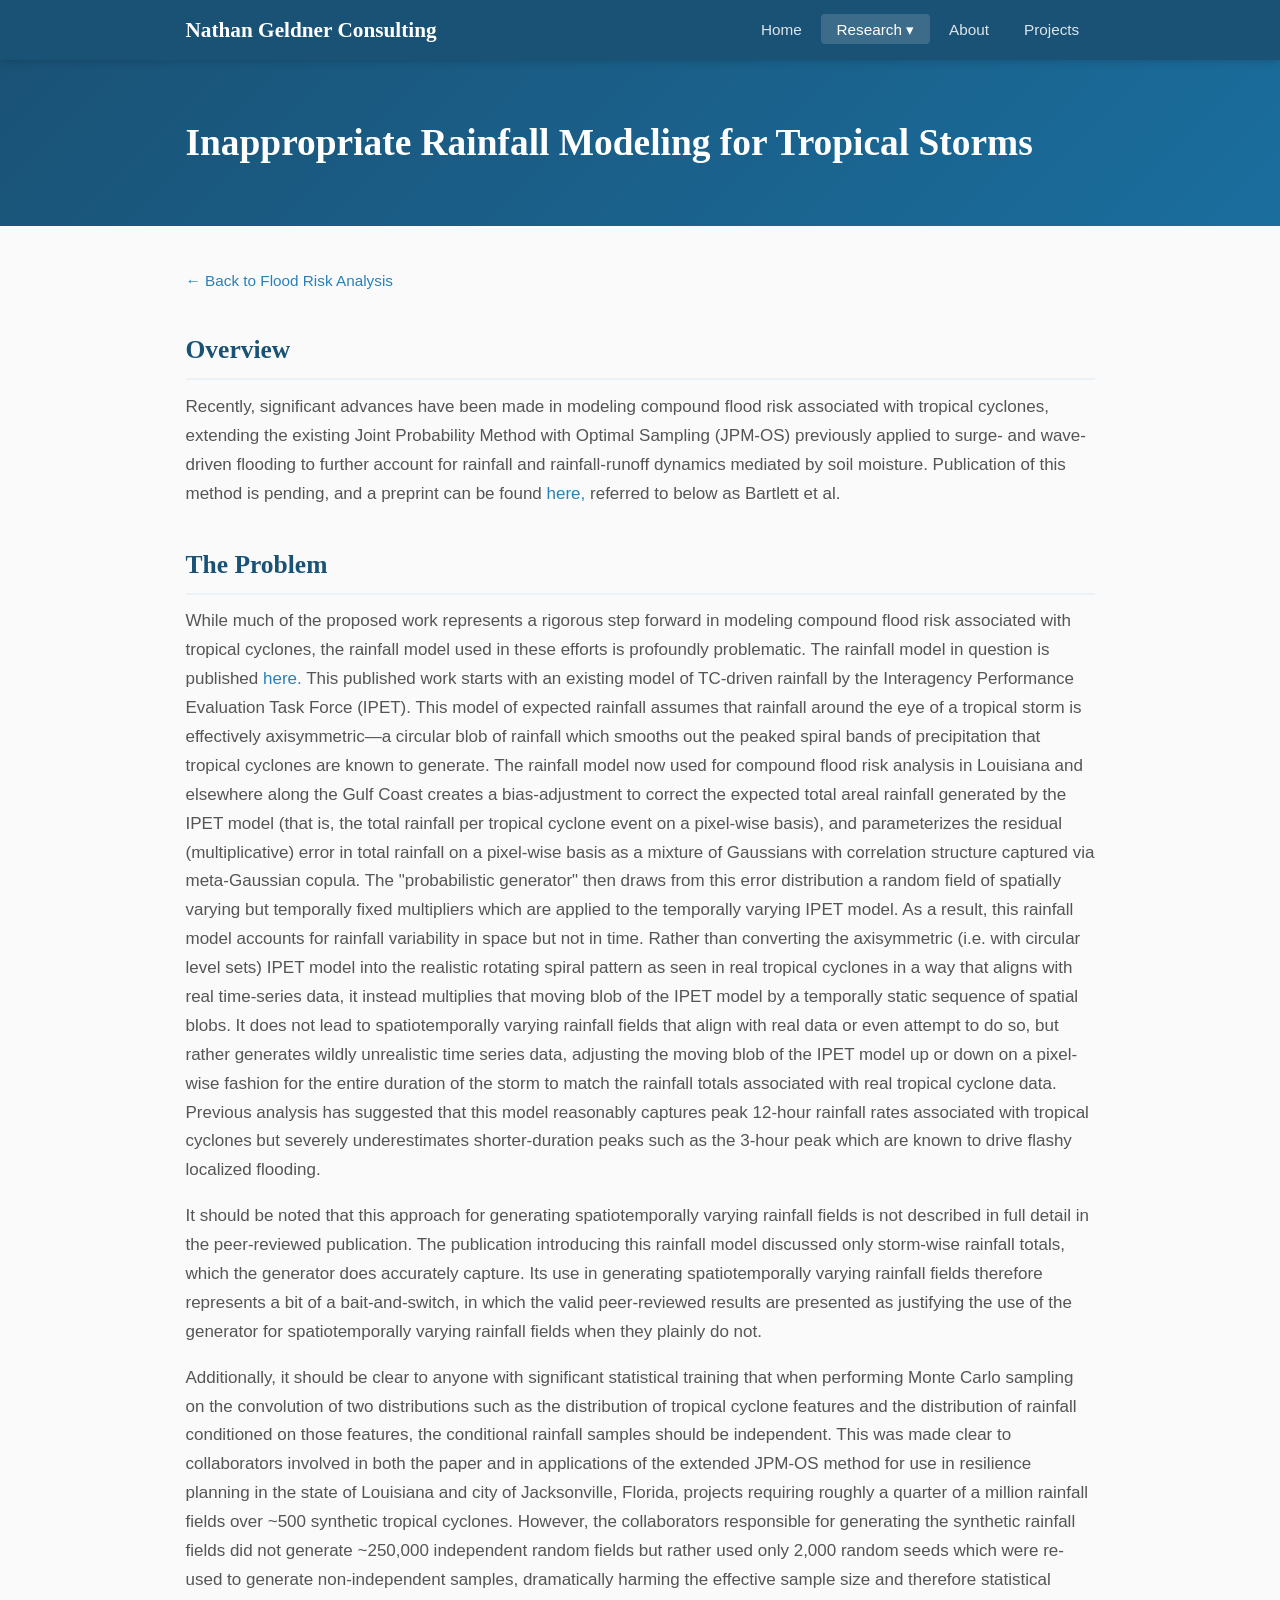
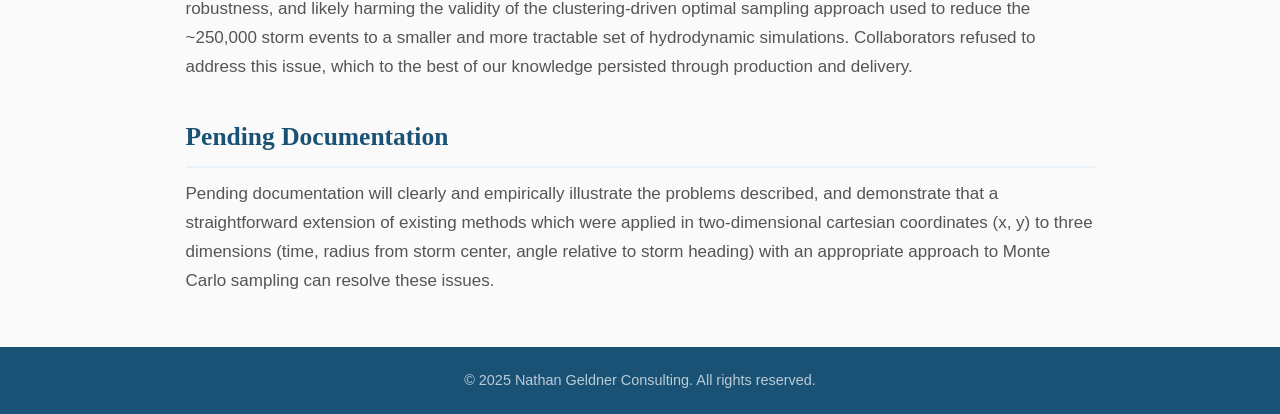
<file: tropical-storm-compound-flood.html>
<!DOCTYPE html>
<html lang="en">
<head>
    <meta charset="UTF-8">
    <meta name="viewport" content="width=device-width, initial-scale=1.0">
    <title>Tropical Storm Rainfall Modeling - Nathan Geldner</title>
    <link rel="stylesheet" href="styles.css">
</head>
<body>
    <nav class="navbar">
        <div class="nav-container">
            <div class="nav-name">
                <a href="index.html">Nathan Geldner Consulting</a>
            </div>
            <ul class="nav-menu">
                <li><a href="index.html">Home</a></li>
                <li class="dropdown">
                    <a href="#" class="dropdown-toggle active">Research ▾</a>
                    <ul class="dropdown-menu">
                        <li><a href="flood-risk.html" class="active">Flood Risk Analysis</a></li>
                        <li><a href="deep-uncertainty.html">Deep Uncertainty</a></li>
                        <li><a href="stochastic-simulation.html">Stochastic Simulation</a></li>
                        <li><a href="economic-modeling.html">Economic Modeling</a></li>
                        <li><a href="machine-learning.html">Machine Learning &amp; Feature Engineering</a></li>
                        <li><a href="participatory-modeling.html">Participatory Modeling</a></li>
                    </ul>
                </li>
                <li><a href="about.html">About</a></li>
                <li><a href="projects.html">Projects</a></li>
            </ul>
        </div>
    </nav>

    <header class="page-header">
        <div class="container">
            <h1>Inappropriate Rainfall Modeling for Tropical Storms</h1>
        </div>
    </header>

    <main>
        <section class="content">
            <div class="container">
                <p class="breadcrumb"><a href="flood-risk.html">&larr; Back to Flood Risk Analysis</a></p>

                <h2>Overview</h2>
                <p>Recently, significant advances have been made in modeling compound flood risk associated with tropical cyclones, extending the existing Joint Probability Method with Optimal Sampling (JPM-OS) previously applied to surge- and wave-driven flooding to further account for rainfall and rainfall-runoff dynamics mediated by soil moisture. Publication of this method is pending, and a preprint can be found <a href="https://arxiv.org/pdf/2511.03871">here,</a> referred to below as Bartlett et al.</p>

                <h2>The Problem</h2>
                <p>While much of the proposed work represents a rigorous step forward in modeling compound flood risk associated with tropical cyclones, the rainfall model used in these efforts is profoundly problematic. The rainfall model in question is published <a href="https://rmets.onlinelibrary.wiley.com/doi/full/10.1002/joc.7335">here.</a> This published work starts with an existing model of TC-driven rainfall by the Interagency Performance Evaluation Task Force (IPET). This model of expected rainfall assumes that rainfall around the eye of a tropical storm is effectively axisymmetric&mdash;a circular blob of rainfall which smooths out the peaked spiral bands of precipitation that tropical cyclones are known to generate. The rainfall model now used for compound flood risk analysis in Louisiana and elsewhere along the Gulf Coast creates a bias-adjustment to correct the expected total areal rainfall generated by the IPET model (that is, the total rainfall per tropical cyclone event on a pixel-wise basis), and parameterizes the residual (multiplicative) error in total rainfall on a pixel-wise basis as a mixture of Gaussians with correlation structure captured via meta-Gaussian copula. The "probabilistic generator" then draws from this error distribution a random field of spatially varying but temporally fixed multipliers which are applied to the temporally varying IPET model. As a result, this rainfall model accounts for rainfall variability in space but not in time. Rather than converting the axisymmetric (i.e. with circular level sets) IPET model into the realistic rotating spiral pattern as seen in real tropical cyclones in a way that aligns with real time-series data, it instead multiplies that moving blob of the IPET model by a temporally static sequence of spatial blobs. It does not lead to spatiotemporally varying rainfall fields that align with real data or even attempt to do so, but rather generates wildly unrealistic time series data, adjusting the moving blob of the IPET model up or down on a pixel-wise fashion for the entire duration of the storm to match the rainfall totals associated with real tropical cyclone data. Previous analysis has suggested that this model reasonably captures peak 12-hour rainfall rates associated with tropical cyclones but severely underestimates shorter-duration peaks such as the 3-hour peak which are known to drive flashy localized flooding.</p>
                <p>It should be noted that this approach for generating spatiotemporally varying rainfall fields is not described in full detail in the peer-reviewed publication. The publication introducing this rainfall model discussed only storm-wise rainfall totals, which the generator does accurately capture. Its use in generating spatiotemporally varying rainfall fields therefore represents a bit of a bait-and-switch, in which the valid peer-reviewed results are presented as justifying the use of the generator for spatiotemporally varying rainfall fields when they plainly do not.</p>
                <p>Additionally, it should be clear to anyone with significant statistical training that when performing Monte Carlo sampling on the convolution of two distributions such as the distribution of tropical cyclone features and the distribution of rainfall conditioned on those features, the conditional rainfall samples should be independent. This was made clear to collaborators involved in both the paper and in applications of the extended JPM-OS method for use in resilience planning in the state of Louisiana and city of Jacksonville, Florida, projects requiring roughly a quarter of a million rainfall fields over ~500 synthetic tropical cyclones. However, the collaborators responsible for generating the synthetic rainfall fields did not generate ~250,000 independent random fields but rather used only 2,000 random seeds which were re-used to generate non-independent samples, dramatically harming the effective sample size and therefore statistical robustness, and likely harming the validity of the clustering-driven optimal sampling approach used to reduce the ~250,000 storm events to a smaller and more tractable set of hydrodynamic simulations. Collaborators refused to address this issue, which to the best of our knowledge persisted through production and delivery.</p>

                <h2>Pending Documentation</h2>
                <p>Pending documentation will clearly and empirically illustrate the problems described, and demonstrate that a straightforward extension of existing methods which were applied in two-dimensional cartesian coordinates (x, y) to three dimensions (time, radius from storm center, angle relative to storm heading) with an appropriate approach to Monte Carlo sampling can resolve these issues.</p>
            </div>
        </section>
    </main>

    <footer>
        <div class="container">
            <p>&copy; 2025 Nathan Geldner Consulting. All rights reserved.</p>
        </div>
    </footer>
</body>
</html>
</file>
<file: styles.css>
/* ===== Reset & Base ===== */
*, *::before, *::after {
    margin: 0;
    padding: 0;
    box-sizing: border-box;
}

:root {
    --color-bg: #fafafa;
    --color-surface: #ffffff;
    --color-text: #2d2d2d;
    --color-text-secondary: #555;
    --color-accent: #1a5276;
    --color-accent-light: #2980b9;
    --color-accent-bg: #eaf2f8;
    --color-border: #dde4ea;
    --color-header-bg: #1a5276;
    --color-header-text: #ffffff;
    --font-body: 'Segoe UI', 'Helvetica Neue', Arial, sans-serif;
    --font-heading: 'Georgia', 'Times New Roman', serif;
    --max-width: 960px;
    --nav-height: 60px;
}

html {
    font-size: 17px;
    scroll-behavior: smooth;
}

body {
    font-family: var(--font-body);
    color: var(--color-text);
    background: var(--color-bg);
    line-height: 1.7;
    min-height: 100vh;
    display: flex;
    flex-direction: column;
}

a {
    color: var(--color-accent-light);
    text-decoration: none;
    transition: color 0.2s;
}
a:hover {
    color: var(--color-accent);
    text-decoration: underline;
}

/* ===== Container ===== */
.container {
    max-width: var(--max-width);
    margin: 0 auto;
    padding: 0 1.5rem;
}

/* ===== Navigation ===== */
.navbar {
    background: var(--color-header-bg);
    height: var(--nav-height);
    display: flex;
    align-items: center;
    position: sticky;
    top: 0;
    z-index: 100;
    box-shadow: 0 2px 8px rgba(0,0,0,0.15);
}

.nav-container {
    max-width: var(--max-width);
    margin: 0 auto;
    padding: 0 1.5rem;
    width: 100%;
    display: flex;
    align-items: center;
    justify-content: space-between;
}

.nav-name a {
    color: var(--color-header-text);
    font-family: var(--font-heading);
    font-size: 1.25rem;
    font-weight: 700;
    text-decoration: none;
}
.nav-name a:hover {
    text-decoration: none;
    opacity: 0.9;
}

.nav-menu {
    list-style: none;
    display: flex;
    gap: 0.25rem;
}
.nav-menu a {
    color: rgba(255,255,255,0.85);
    padding: 0.4rem 0.9rem;
    border-radius: 4px;
    font-size: 0.9rem;
    text-decoration: none;
    transition: background 0.2s, color 0.2s;
}
.nav-menu a:hover,
.nav-menu a.active {
    background: rgba(255,255,255,0.15);
    color: #fff;
    text-decoration: none;
}

/* Dropdown */
.dropdown {
    position: relative;
}
.dropdown-menu {
    display: none;
    position: absolute;
    top: 100%;
    right: 0;
    background: var(--color-surface);
    border: 1px solid var(--color-border);
    border-radius: 6px;
    box-shadow: 0 8px 24px rgba(0,0,0,0.12);
    min-width: 240px;
    padding: 0.5rem 0;
    list-style: none;
    z-index: 200;
}
.dropdown:hover .dropdown-menu {
    display: block;
}
.dropdown-menu a {
    color: var(--color-text);
    display: block;
    padding: 0.5rem 1rem;
    font-size: 0.85rem;
    border-radius: 0;
}
.dropdown-menu a:hover {
    background: var(--color-accent-bg);
    color: var(--color-accent);
    text-decoration: none;
}

/* ===== Page Header ===== */
.page-header {
    background: linear-gradient(135deg, var(--color-header-bg), #1a6e9e);
    color: var(--color-header-text);
    padding: 3rem 0 2.5rem;
}
.page-header h1 {
    font-family: var(--font-heading);
    font-size: 2.2rem;
    font-weight: 700;
    margin-bottom: 0.5rem;
}
.page-header .subtitle {
    font-size: 1.05rem;
    opacity: 0.9;
    max-width: 700px;
    line-height: 1.6;
}

/* ===== About Me ===== */
.about-me {
    overflow: hidden;
}
.headshot {
    float: left;
    width: 180px;
    height: auto;
    border-radius: 8px;
    margin: 0.25rem 1.5rem 1rem 0;
    box-shadow: 0 2px 8px rgba(0,0,0,0.12);
}
@media (max-width: 768px) {
    .headshot {
        float: none;
        display: block;
        margin: 0 auto 1rem;
        width: 150px;
    }
}

/* ===== Accordion (Sub-specialties) ===== */
.accordion {
    margin: 1rem 0 1.5rem;
}
.accordion details {
    border: 1px solid var(--color-border);
    border-radius: 6px;
    margin-bottom: 0.5rem;
    background: var(--color-surface);
}
.accordion summary {
    padding: 0.75rem 1rem;
    font-weight: 600;
    color: var(--color-accent);
    cursor: pointer;
    list-style: none;
    display: flex;
    align-items: center;
    justify-content: space-between;
}
.accordion summary::-webkit-details-marker {
    display: none;
}
.accordion summary::after {
    content: '▸';
    font-size: 0.9rem;
    transition: transform 0.2s;
    margin-left: 0.75rem;
    flex-shrink: 0;
}
.accordion details[open] > summary::after {
    transform: rotate(90deg);
}
.accordion details[open] > summary {
    border-bottom: 1px solid var(--color-border);
}
.accordion details p {
    padding: 0.75rem 1rem;
    margin: 0;
}

/* ===== Hero (Home) ===== */
.hero {
    background: linear-gradient(135deg, var(--color-header-bg), #1a6e9e);
    color: var(--color-header-text);
    padding: 4rem 0 3.5rem;
}
.hero h1 {
    font-family: var(--font-heading);
    font-size: 2.4rem;
    font-weight: 700;
    margin-bottom: 0.75rem;
}
.hero .tagline {
    font-size: 1.1rem;
    opacity: 0.9;
    max-width: 700px;
    line-height: 1.6;
}

/* ===== Content ===== */
main {
    flex: 1;
}

.content {
    padding: 2.5rem 0 3rem;
}
.content h2 {
    font-family: var(--font-heading);
    font-size: 1.5rem;
    color: var(--color-accent);
    margin: 2rem 0 0.75rem;
    padding-bottom: 0.4rem;
    border-bottom: 2px solid var(--color-accent-bg);
}
.content h2:first-child {
    margin-top: 0;
}
.content h3 {
    font-size: 1.15rem;
    color: var(--color-accent);
    margin: 1.75rem 0 0.5rem;
}
.content p {
    margin-bottom: 1rem;
    color: var(--color-text-secondary);
}
.content p:last-child {
    margin-bottom: 0;
}

/* Lists */
.content ul, .content ol {
    margin: 0.75rem 0 1.25rem 1.5rem;
    color: var(--color-text-secondary);
}
.content li {
    margin-bottom: 0.6rem;
    line-height: 1.6;
}

/* Lead paragraph (home page intro) */
.lead {
    font-size: 1.1rem;
    line-height: 1.65;
    color: var(--color-text) !important;
    margin-bottom: 0.5rem;
}

/* Anchor targets clear the sticky navbar */
[id] {
    scroll-margin-top: calc(var(--nav-height) + 1rem);
}

/* Specialty cards (home page) */
.specialties-grid {
    display: grid;
    gap: 1.25rem;
    margin: 1.5rem 0;
}
.specialties-grid.cols-2 {
    grid-template-columns: repeat(2, 1fr);
}
@media (max-width: 768px) {
    .specialties-grid.cols-2 {
        grid-template-columns: 1fr;
    }
}
.specialty-card {
    background: var(--color-surface);
    border: 1px solid var(--color-border);
    border-radius: 8px;
    padding: 1.25rem 1.5rem;
    transition: box-shadow 0.2s, border-color 0.2s;
    display: flex;
    flex-direction: column;
}
.specialty-card:hover {
    box-shadow: 0 4px 16px rgba(0,0,0,0.08);
    border-color: var(--color-accent-light);
}
.specialty-card h3 {
    margin: 0 0 0.5rem;
    border: none;
    padding: 0;
}
.specialty-card h3 a {
    color: var(--color-accent);
}
.specialty-card h3 a:hover {
    color: var(--color-accent-light);
    text-decoration: none;
}
.specialty-card p {
    font-size: 0.95rem;
    margin: 0;
}
.specialty-card p + p {
    margin-top: 0.75rem;
}
.card-link {
    margin-top: auto !important;
    padding-top: 0.75rem;
    font-weight: 500;
}

/* Initiatives list (flood risk page) */
.initiatives-list {
    list-style: none;
    margin-left: 0;
    padding: 0;
}
.initiatives-list li {
    margin-bottom: 0.5rem;
}
.initiatives-list a {
    display: inline-block;
    padding: 0.4rem 0;
    font-weight: 500;
}
.initiatives-list a::before {
    content: '→ ';
    color: var(--color-accent-light);
}

/* Breadcrumb */
.breadcrumb {
    font-size: 0.9rem;
    margin-bottom: 1.5rem !important;
}

/* Ordered list (problems) */
.problems-list li {
    margin-bottom: 1rem;
}

/* References */
.references-list {
    font-size: 0.9rem;
    line-height: 1.5;
}
.references-list li {
    margin-bottom: 0.75rem;
}

/* Footnotes */
.footnotes {
    font-size: 0.85rem;
    line-height: 1.55;
}
.footnotes li {
    margin-bottom: 0.6rem;
}
.footnotes li:target {
    background: var(--color-accent-bg);
    border-radius: 4px;
    padding: 0.25rem 0.5rem;
    margin-left: -0.5rem;
}
.fn-ref {
    font-size: 0.7em;
    line-height: 0;
    vertical-align: super;
    font-weight: 600;
}
.fn-back {
    margin-left: 0.3rem;
    text-decoration: none;
}

/* PDF embed */
.pdf-container {
    border: 1px solid var(--color-border);
    border-radius: 8px;
    overflow: hidden;
}

/* Projects list */
.projects-list {
    list-style: none;
    margin-left: 0;
    padding: 0;
}
.projects-list li {
    padding: 0.75rem 0;
    border-bottom: 1px solid var(--color-border);
}
.projects-list li:last-child {
    border-bottom: none;
}

/* Fun collaborations */
.collab-list li {
    margin-bottom: 1rem;
}

/* Contact */
.contact-section {
    background: var(--color-accent-bg);
    border-radius: 8px;
    padding: 2rem;
    margin-top: 2rem;
    text-align: center;
}
.contact-section p {
    color: var(--color-text);
}
.contact-email {
    font-size: 1.15rem;
    font-weight: 600;
    color: var(--color-accent) !important;
}

/* ===== Footer ===== */
footer {
    background: var(--color-header-bg);
    color: rgba(255,255,255,0.7);
    padding: 1.25rem 0;
    text-align: center;
    font-size: 0.85rem;
    margin-top: auto;
}
footer a {
    color: rgba(255,255,255,0.85);
}

/* ===== Responsive ===== */
@media (max-width: 768px) {
    html { font-size: 16px; }
    .nav-container { flex-direction: column; gap: 0.5rem; padding: 0.75rem 1rem; }
    .navbar { height: auto; padding: 0.5rem 0; }
    .nav-menu { flex-wrap: wrap; justify-content: center; }
    .hero { padding: 2.5rem 0 2rem; }
    .hero h1 { font-size: 1.8rem; }
    .page-header h1 { font-size: 1.6rem; }
    .dropdown-menu { position: static; box-shadow: none; border: none; background: transparent; padding: 0; }
    .dropdown-menu a { color: rgba(255,255,255,0.85); padding: 0.3rem 0.9rem; }
    .dropdown-menu a:hover { background: rgba(255,255,255,0.15); color: #fff; }
}
</file>
